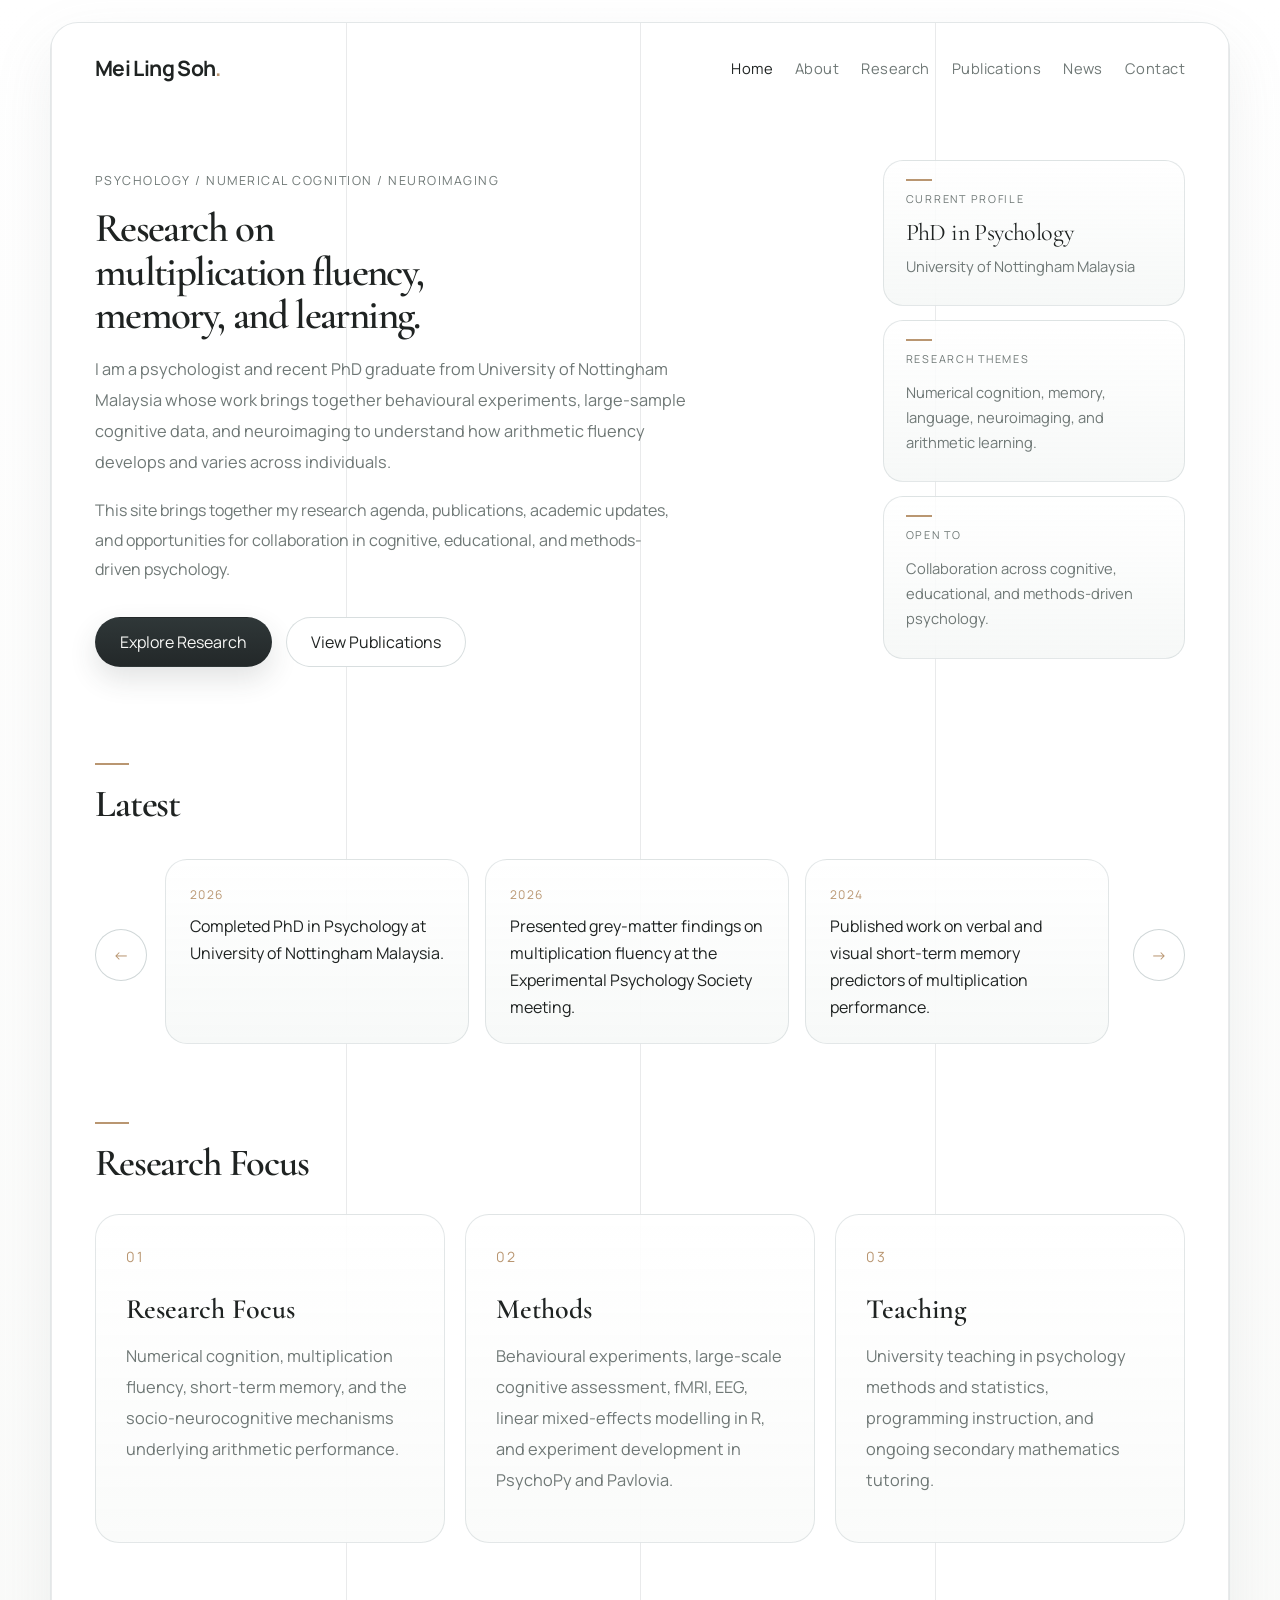
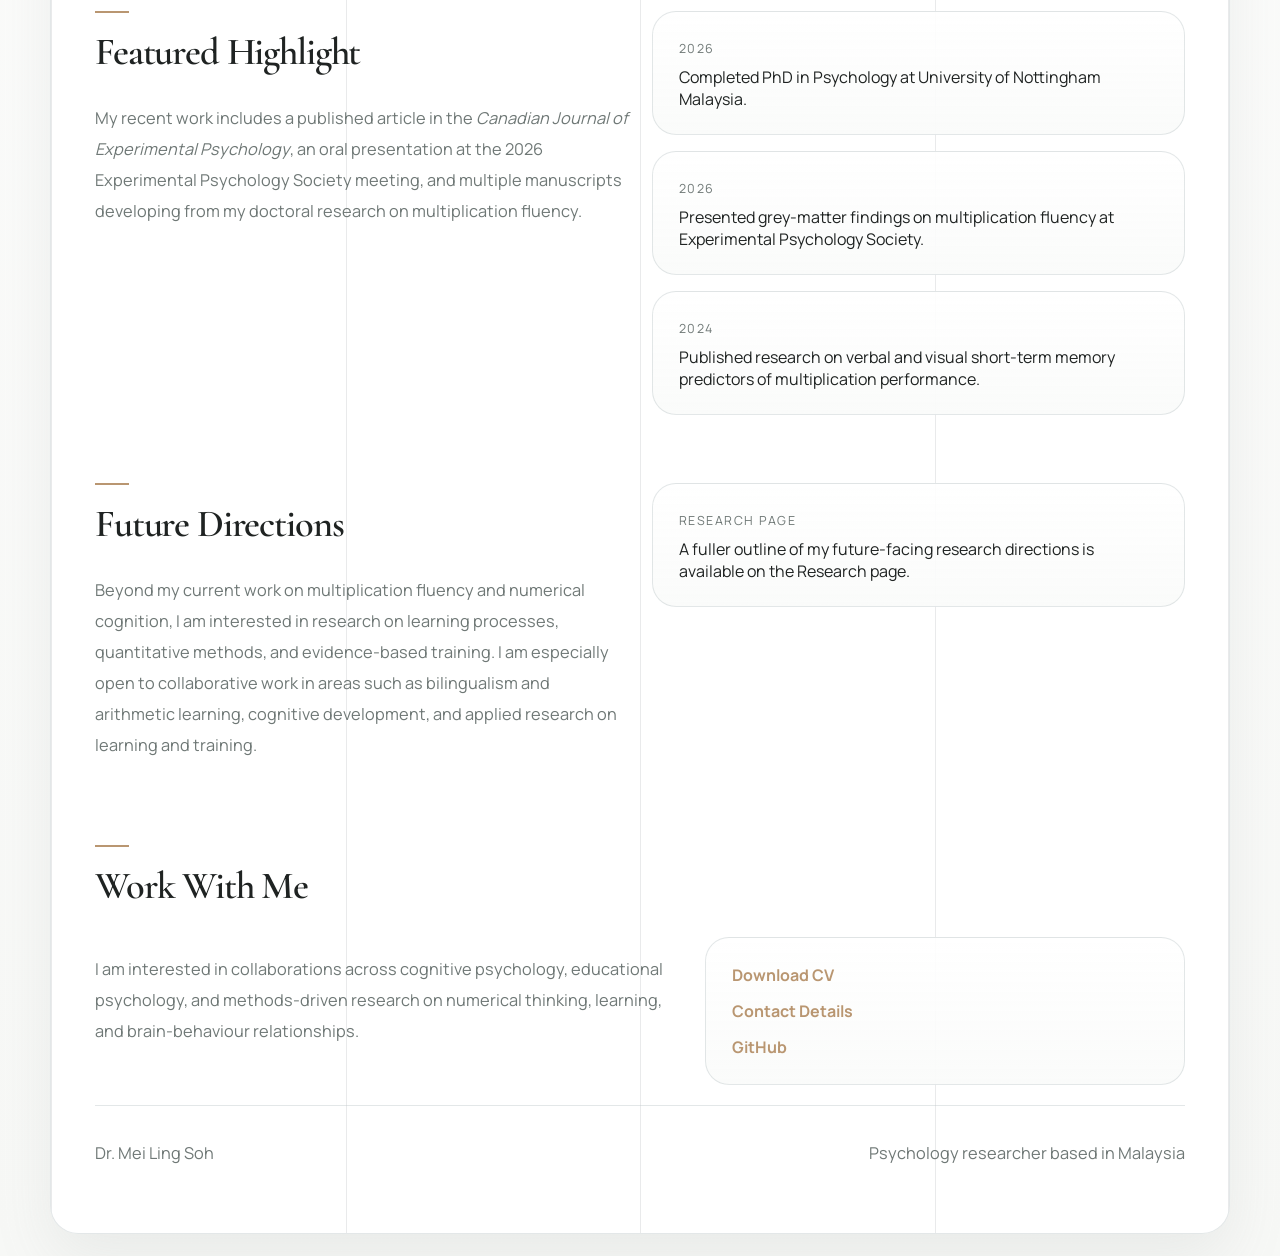
<file: index.html>
<!DOCTYPE html>
<html lang="en">
  <head>
    <meta charset="UTF-8" />
    <meta name="viewport" content="width=device-width, initial-scale=1.0" />
    <title>Dr. Mei Ling Soh | Researcher</title>
    <meta
      name="description"
      content="Academic website for Dr. Mei Ling Soh, psychologist and researcher in numerical cognition, memory, and neurocognitive mechanisms of multiplication fluency."
    />
    <link rel="preconnect" href="https://fonts.googleapis.com" />
    <link rel="preconnect" href="https://fonts.gstatic.com" crossorigin />
    <link
      href="https://fonts.googleapis.com/css2?family=Cormorant+Garamond:wght@400;500;600;700&family=Manrope:wght@400;500;600;700&display=swap"
      rel="stylesheet"
    />
    <link rel="stylesheet" href="styles.css" />
    <!-- Google tag (gtag.js) -->
<script async src="https://www.googletagmanager.com/gtag/js?id=G-ZPG5RMJ80Q"></script>
<script>
  window.dataLayer = window.dataLayer || [];
  function gtag(){dataLayer.push(arguments);}
  gtag('js', new Date());

  gtag('config', 'G-ZPG5RMJ80Q');
</script>
  </head>
  <body>
    <div class="page-shell">
      <div class="grid-lines" aria-hidden="true">
        <span></span>
        <span></span>
        <span></span>
        <span></span>
      </div>

      <header class="site-header">
        <a class="brand" href="index.html">Mei Ling Soh</a>
        <button
          class="menu-toggle"
          type="button"
          aria-expanded="false"
          aria-controls="site-nav"
          aria-label="Open navigation"
        >
          <span></span>
          <span></span>
          <span></span>
        </button>
        <nav class="site-nav" id="site-nav">
          <a href="index.html" aria-current="page">Home</a>
          <a href="about.html">About</a>
          <a href="research.html">Research</a>
          <a href="publications.html">Publications</a>
          <a href="news.html">News</a>
          <a href="contact.html">Contact</a>
        </nav>
      </header>

      <main>
        <section class="hero hero-home hero-single">
          <div class="hero-copy hero-copy-single">
            <p class="eyebrow">Psychology / Numerical Cognition / Neuroimaging</p>
            <h1>Research on multiplication fluency,<br class="hero-break" /> memory, and learning.</h1>
            <p class="lead">
              I am a psychologist and recent PhD graduate from University of Nottingham Malaysia whose work brings together behavioural experiments,
              large-sample cognitive data, and neuroimaging to understand how arithmetic fluency develops and varies
              across individuals.
            </p>
            <p class="hero-supporting-copy">
              This site brings together my research agenda, publications, academic updates, and opportunities for
              collaboration in cognitive, educational, and methods-driven psychology.
            </p>
            <div class="hero-actions">
              <a class="button primary" href="research.html">Explore Research</a>
              <a class="button secondary" href="publications.html">View Publications</a>
            </div>
          </div>
          <aside class="hero-aside">
            <div class="hero-aside-card">
              <p class="hero-aside-label">Current Profile</p>
              <p class="hero-aside-value">PhD in Psychology</p>
              <p class="hero-aside-copy">University of Nottingham Malaysia</p>
            </div>
            <div class="hero-aside-card">
              <p class="hero-aside-label">Research Themes</p>
              <p class="hero-aside-copy">Numerical cognition, memory, language, neuroimaging, and arithmetic learning.</p>
            </div>
            <div class="hero-aside-card">
              <p class="hero-aside-label">Open To</p>
              <p class="hero-aside-copy">Collaboration across cognitive, educational, and methods-driven psychology.</p>
            </div>
          </aside>
        </section>

        <section class="updates-banner section">
          <div class="section-heading banner-heading">
            <div class="accent-line"></div>
            <h2>Latest</h2>
          </div>
          <div class="updates-shell">
            <button class="slider-button updates-button" id="updates-prev" type="button" aria-label="Scroll updates left">
              &larr;
            </button>
            <div class="updates-track" id="updates-track" tabindex="0" aria-label="Latest academic updates">
              <article class="update-chip">
                <span>2026</span>
                <p>Completed PhD in Psychology at University of Nottingham Malaysia.</p>
              </article>
              <article class="update-chip">
                <span>2026</span>
                <p>Presented grey-matter findings on multiplication fluency at the Experimental Psychology Society meeting.</p>
              </article>
              <article class="update-chip">
                <span>2024</span>
                <p>Published work on verbal and visual short-term memory predictors of multiplication performance.</p>
              </article>
            </div>
            <button class="slider-button updates-button" id="updates-next" type="button" aria-label="Scroll updates right">
              &rarr;
            </button>
          </div>
        </section>

        <section class="section">
          <div class="section-heading">
            <div class="accent-line"></div>
            <h2>Research Focus</h2>
          </div>
          <div class="card-grid">
            <article class="info-card">
              <span class="card-number">01</span>
              <h3>Research Focus</h3>
              <p>
                Numerical cognition, multiplication fluency, short-term memory, and the socio-neurocognitive
                mechanisms underlying arithmetic performance.
              </p>
            </article>
            <article class="info-card">
              <span class="card-number">02</span>
              <h3>Methods</h3>
              <p>
                Behavioural experiments, large-scale cognitive assessment, fMRI, EEG, linear mixed-effects
                modelling in R, and experiment development in PsychoPy and Pavlovia.
              </p>
            </article>
            <article class="info-card">
              <span class="card-number">03</span>
              <h3>Teaching</h3>
              <p>
                University teaching in psychology methods and statistics, programming instruction, and ongoing
                secondary mathematics tutoring.
              </p>
            </article>
          </div>
        </section>

        <section class="section split-section">
          <div>
            <div class="section-heading">
              <div class="accent-line"></div>
              <h2>Featured Highlight</h2>
            </div>
            <p class="section-copy">
              My recent work includes a published article in the <em>Canadian Journal of Experimental Psychology</em>,
              an oral presentation at the 2026 Experimental Psychology Society meeting, and multiple manuscripts
              developing from my doctoral research on multiplication fluency.
            </p>
          </div>
          <div class="mini-list">
            <div class="mini-item">
              <span>2026</span>
              <p>Completed PhD in Psychology at University of Nottingham Malaysia.</p>
            </div>
            <div class="mini-item">
              <span>2026</span>
              <p>Presented grey-matter findings on multiplication fluency at Experimental Psychology Society.</p>
            </div>
            <div class="mini-item">
              <span>2024</span>
              <p>Published research on verbal and visual short-term memory predictors of multiplication performance.</p>
            </div>
          </div>
        </section>

        <section class="section split-section">
          <div>
            <div class="section-heading">
              <div class="accent-line"></div>
              <h2>Future Directions</h2>
            </div>
            <p class="section-copy">
              Beyond my current work on multiplication fluency and numerical cognition, I am interested in research
              on learning processes, quantitative methods, and evidence-based training. I am especially open to
              collaborative work in areas such as bilingualism and arithmetic learning, cognitive development,
              and applied research on learning and training.
            </p>
          </div>
          <div class="mini-list">
            <div class="mini-item">
              <span>Research Page</span>
              <p>
                A fuller outline of my future-facing research directions is available on the
                <a href="research.html">Research page</a>.
              </p>
            </div>
          </div>
        </section>

        <section class="section contact-section">
          <div class="section-heading">
            <div class="accent-line"></div>
            <h2>Work With Me</h2>
          </div>
          <div class="contact-grid">
            <p>
              I am interested in collaborations across cognitive psychology, educational psychology, and methods-driven
              research on numerical thinking, learning, and brain-behaviour relationships.
            </p>
            <div class="contact-links">
              <a href="about.html">Download CV</a>
              <a href="contact.html">Contact Details</a>
              <a href="https://github.com/sohmeiling" target="_blank" rel="noreferrer">GitHub</a>
            </div>
          </div>
        </section>
      </main>

      <footer class="site-footer">
        <p>Dr. Mei Ling Soh</p>
        <p>Psychology researcher based in Malaysia</p>
      </footer>
    </div>

    <script src="script.js"></script>
  </body>
</html>
</file>
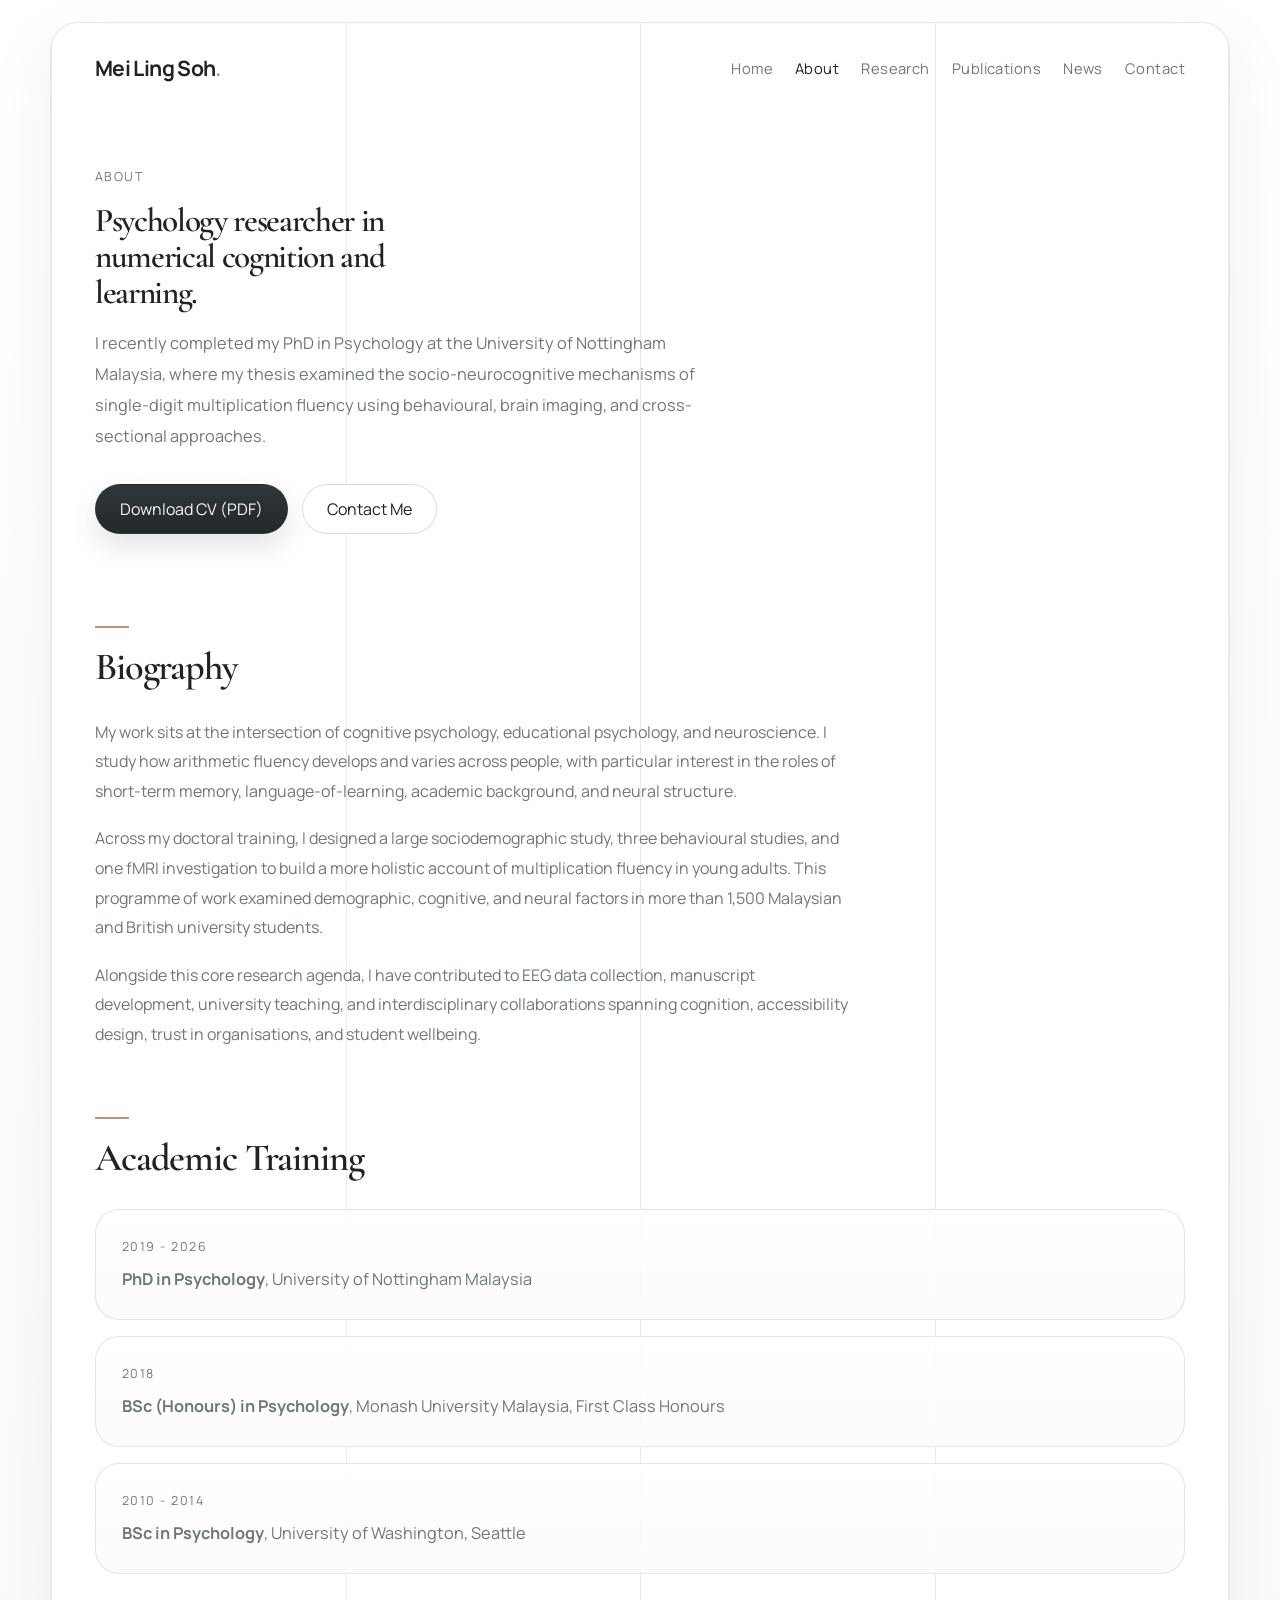
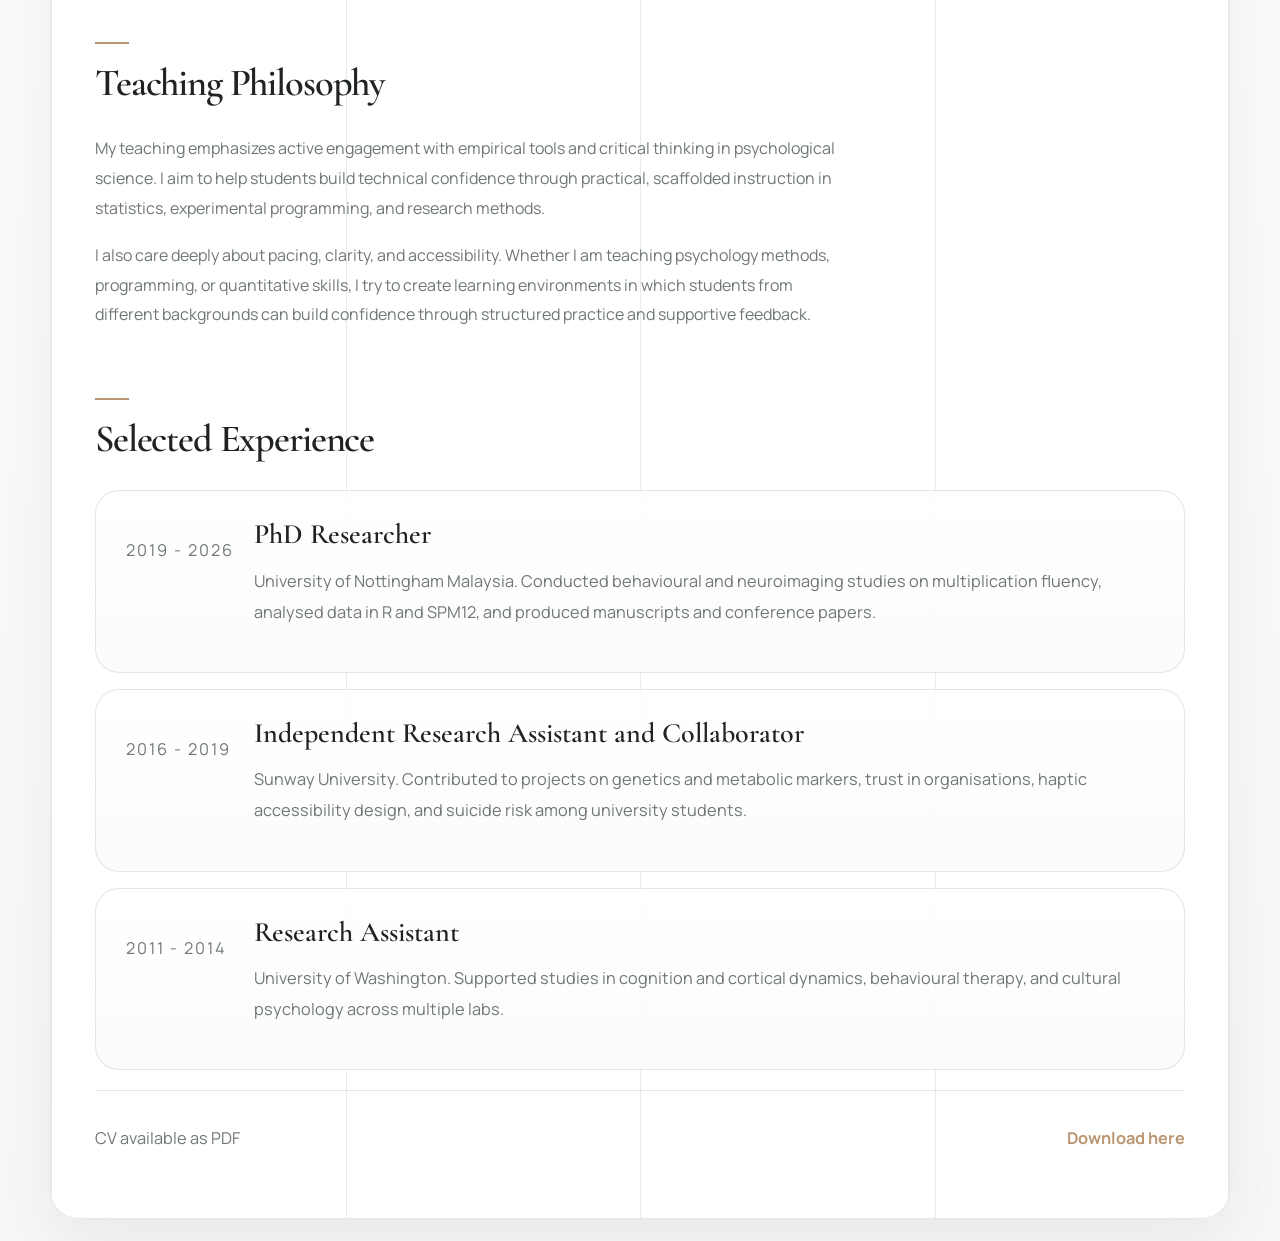
<file: about.html>
<!DOCTYPE html>
<html lang="en">
  <head>
    <meta charset="UTF-8" />
    <meta name="viewport" content="width=device-width, initial-scale=1.0" />
    <title>About | Dr. Mei Ling Soh</title>
    <meta
      name="description"
      content="About Mei Ling Soh, including my academic training, research background, teaching philosophy, and CV download."
    />
    <link rel="preconnect" href="https://fonts.googleapis.com" />
    <link rel="preconnect" href="https://fonts.gstatic.com" crossorigin />
    <link
      href="https://fonts.googleapis.com/css2?family=Cormorant+Garamond:wght@400;500;600;700&family=Manrope:wght@400;500;600;700&display=swap"
      rel="stylesheet"
    />
    <link rel="stylesheet" href="styles.css" />
    <!-- Google tag (gtag.js) -->
<script async src="https://www.googletagmanager.com/gtag/js?id=G-ZPG5RMJ80Q"></script>
<script>
  window.dataLayer = window.dataLayer || [];
  function gtag(){dataLayer.push(arguments);}
  gtag('js', new Date());

  gtag('config', 'G-ZPG5RMJ80Q');
</script>
  </head>
  <body>
    <div class="page-shell">
      <div class="grid-lines" aria-hidden="true">
        <span></span>
        <span></span>
        <span></span>
        <span></span>
      </div>

      <header class="site-header">
        <a class="brand" href="index.html">Mei Ling Soh</a>
        <button class="menu-toggle" type="button" aria-expanded="false" aria-controls="site-nav" aria-label="Open navigation">
          <span></span>
          <span></span>
          <span></span>
        </button>
        <nav class="site-nav" id="site-nav">
          <a href="index.html">Home</a>
          <a href="about.html" aria-current="page">About</a>
          <a href="research.html">Research</a>
          <a href="publications.html">Publications</a>
          <a href="news.html">News</a>
          <a href="contact.html">Contact</a>
        </nav>
      </header>

      <main>
        <section class="page-hero page-hero-compact">
          <p class="eyebrow">About</p>
          <h1>Psychology researcher in<br class="hero-break" /> numerical cognition and learning.</h1>
          <p class="lead">
            I recently completed my PhD in Psychology at the University of Nottingham Malaysia, where my thesis
            examined the socio-neurocognitive mechanisms of single-digit multiplication fluency using behavioural,
            brain imaging, and cross-sectional approaches.
          </p>
          <div class="hero-actions">
            <a class="button primary" href="mei-ling-soh-cv.pdf" download>Download CV (PDF)</a>
            <a class="button secondary" href="contact.html">Contact Me</a>
          </div>
        </section>

        <section class="section">
          <div class="section-heading">
            <div class="accent-line"></div>
            <h2>Biography</h2>
          </div>
          <div class="narrative-block">
            <p>
              My work sits at the intersection of cognitive psychology, educational psychology, and neuroscience.
              I study how arithmetic fluency develops and varies across people, with particular interest in the
              roles of short-term memory, language-of-learning, academic background, and neural structure.
            </p>
            <p>
              Across my doctoral training, I designed a large sociodemographic study, three behavioural studies,
              and one fMRI investigation to build a more holistic account of multiplication fluency in young adults.
              This programme of work examined demographic, cognitive, and neural factors in more than 1,500 Malaysian
              and British university students.
            </p>
            <p>
              Alongside this core research agenda, I have contributed to EEG data collection, manuscript development,
              university teaching, and interdisciplinary collaborations spanning cognition, accessibility design,
              trust in organisations, and student wellbeing.
            </p>
          </div>
        </section>

        <section class="section">
          <div class="section-heading">
            <div class="accent-line"></div>
            <h2>Academic Training</h2>
          </div>
          <div class="timeline narrative-list">
            <div class="timeline-item">
              <span>2019 - 2026</span>
              <p><strong>PhD in Psychology</strong>, University of Nottingham Malaysia</p>
            </div>
            <div class="timeline-item">
              <span>2018</span>
              <p><strong>BSc (Honours) in Psychology</strong>, Monash University Malaysia, First Class Honours</p>
            </div>
            <div class="timeline-item">
              <span>2010 - 2014</span>
              <p><strong>BSc in Psychology</strong>, University of Washington, Seattle</p>
            </div>
          </div>
        </section>

        <section class="section">
          <div class="section-heading">
            <div class="accent-line"></div>
            <h2>Teaching Philosophy</h2>
          </div>
          <div class="narrative-block">
            <p>
              My teaching emphasizes active engagement with empirical tools and critical thinking in psychological
              science. I aim to help students build technical confidence through practical, scaffolded instruction
              in statistics, experimental programming, and research methods.
            </p>
            <p>
              I also care deeply about pacing, clarity, and accessibility. Whether I am teaching psychology methods,
              programming, or quantitative skills, I try to create learning environments in which students from
              different backgrounds can build confidence through structured practice and supportive feedback.
            </p>
          </div>
        </section>

        <section class="section">
          <div class="section-heading">
            <div class="accent-line"></div>
            <h2>Selected Experience</h2>
          </div>
          <div class="publication-list">
            <article class="publication-item">
              <p class="publication-year">2019 - 2026</p>
              <div>
                <h3>PhD Researcher</h3>
                <p>
                  University of Nottingham Malaysia. Conducted behavioural and neuroimaging studies on multiplication
                  fluency, analysed data in R and SPM12, and produced manuscripts and conference papers.
                </p>
              </div>
            </article>
            <article class="publication-item">
              <p class="publication-year">2016 - 2019</p>
              <div>
                <h3>Independent Research Assistant and Collaborator</h3>
                <p>
                  Sunway University. Contributed to projects on genetics and metabolic markers, trust in organisations,
                  haptic accessibility design, and suicide risk among university students.
                </p>
              </div>
            </article>
            <article class="publication-item">
              <p class="publication-year">2011 - 2014</p>
              <div>
                <h3>Research Assistant</h3>
                <p>
                  University of Washington. Supported studies in cognition and cortical dynamics, behavioural therapy,
                  and cultural psychology across multiple labs.
                </p>
              </div>
            </article>
          </div>
        </section>
      </main>

      <footer class="site-footer">
        <p>CV available as PDF</p>
        <p><a href="mei-ling-soh-cv.pdf" download>Download here</a></p>
      </footer>
    </div>

    <script src="script.js"></script>
  </body>
</html>
</file>
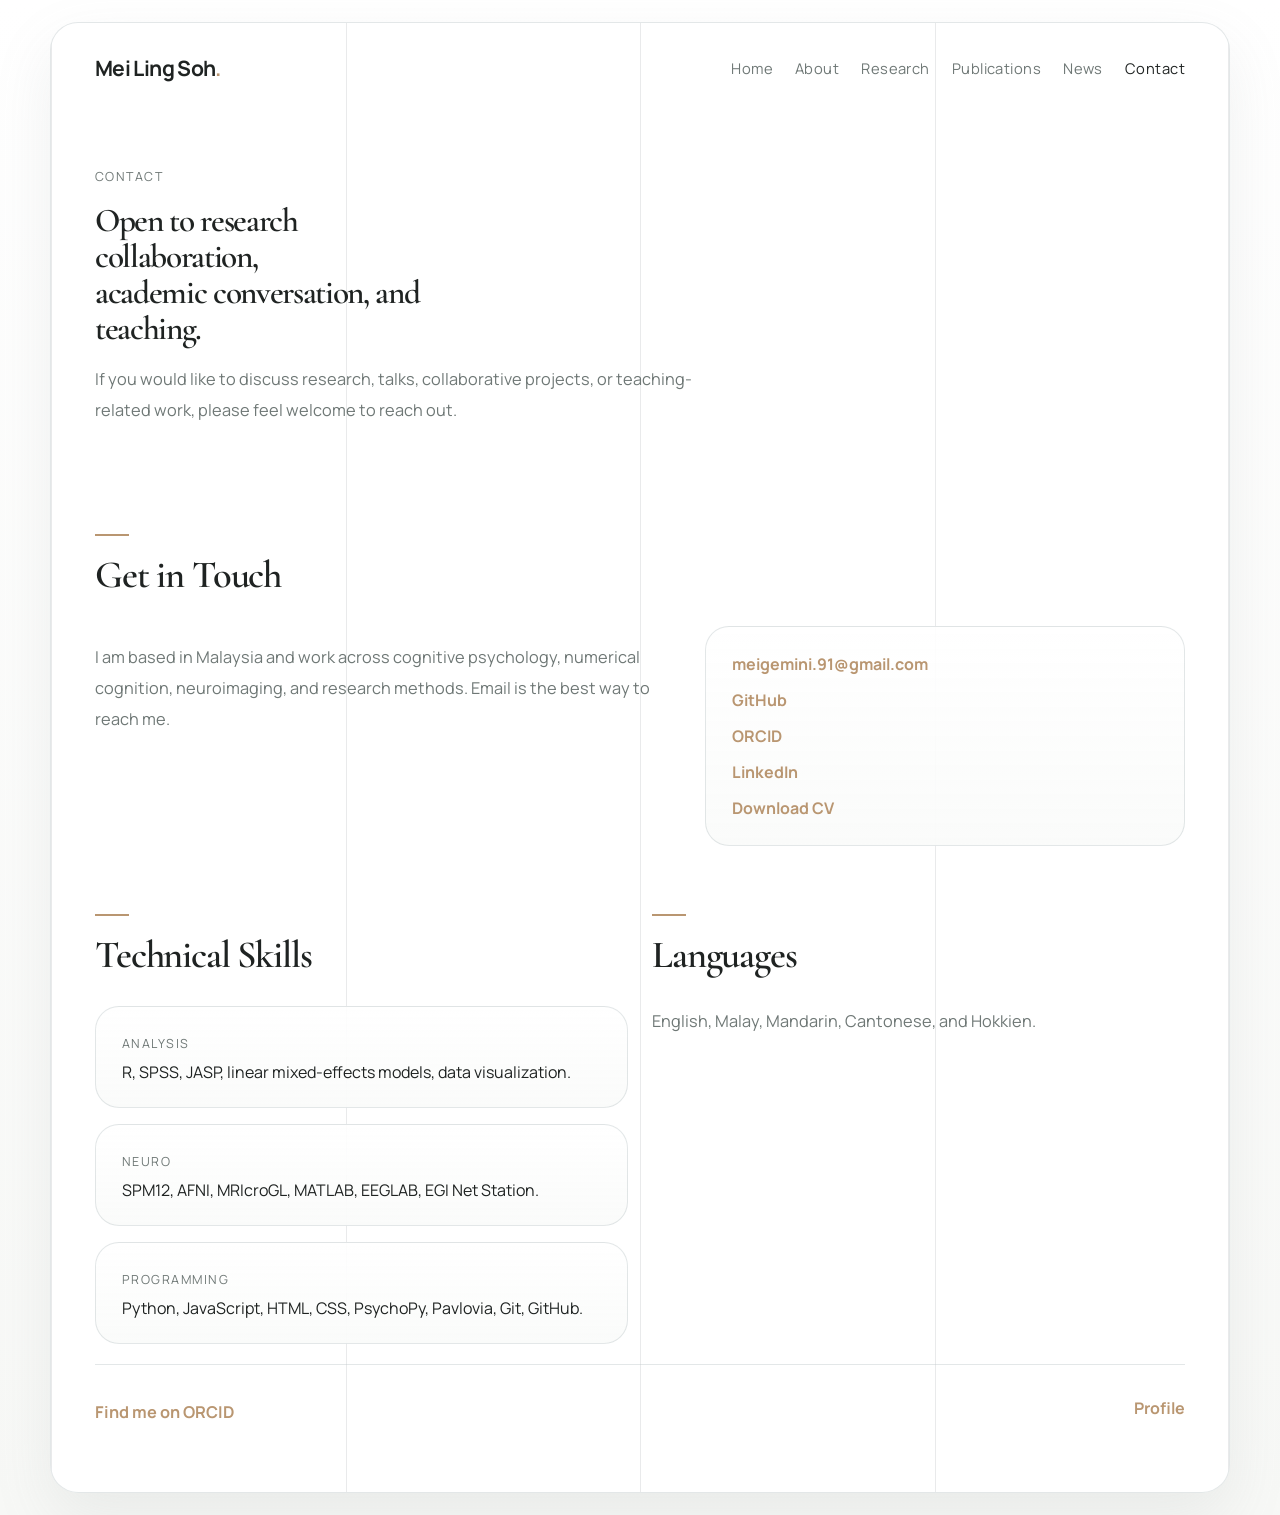
<file: contact.html>
<!DOCTYPE html>
<html lang="en">
  <head>
    <meta charset="UTF-8" />
    <meta name="viewport" content="width=device-width, initial-scale=1.0" />
    <title>Contact | Dr. Mei Ling Soh</title>
    <meta
      name="description"
      content="Contact details and online profiles for Dr. Mei Ling Soh."
    />
    <link rel="preconnect" href="https://fonts.googleapis.com" />
    <link rel="preconnect" href="https://fonts.gstatic.com" crossorigin />
    <link
      href="https://fonts.googleapis.com/css2?family=Cormorant+Garamond:wght@400;500;600;700&family=Manrope:wght@400;500;600;700&display=swap"
      rel="stylesheet"
    />
    <link rel="stylesheet" href="styles.css" />
    <!-- Google tag (gtag.js) -->
<script async src="https://www.googletagmanager.com/gtag/js?id=G-ZPG5RMJ80Q"></script>
<script>
  window.dataLayer = window.dataLayer || [];
  function gtag(){dataLayer.push(arguments);}
  gtag('js', new Date());

  gtag('config', 'G-ZPG5RMJ80Q');
</script>
  </head>
  <body>
    <div class="page-shell">
      <div class="grid-lines" aria-hidden="true">
        <span></span>
        <span></span>
        <span></span>
        <span></span>
      </div>

      <header class="site-header">
        <a class="brand" href="index.html">Mei Ling Soh</a>
        <button class="menu-toggle" type="button" aria-expanded="false" aria-controls="site-nav" aria-label="Open navigation">
          <span></span>
          <span></span>
          <span></span>
        </button>
        <nav class="site-nav" id="site-nav">
          <a href="index.html">Home</a>
          <a href="about.html">About</a>
          <a href="research.html">Research</a>
          <a href="publications.html">Publications</a>
          <a href="news.html">News</a>
          <a href="contact.html" aria-current="page">Contact</a>
        </nav>
      </header>

      <main>
        <section class="page-hero page-hero-compact">
          <p class="eyebrow">Contact</p>
          <h1>Open to research collaboration,<br class="hero-break" /> academic conversation, and teaching.</h1>
          <p class="lead">
            If you would like to discuss research, talks, collaborative projects, or teaching-related work,
            please feel welcome to reach out.
          </p>
        </section>

        <section class="section">
          <div class="section-heading">
            <div class="accent-line"></div>
            <h2>Get in Touch</h2>
          </div>
          <div class="contact-grid">
            <p>
              I am based in Malaysia and work across cognitive psychology, numerical cognition, neuroimaging,
              and research methods. Email is the best way to reach me.
            </p>
            <div class="contact-links">
              <a href="mailto:meigemini.91@gmail.com">meigemini.91@gmail.com</a>
              <a href="https://github.com/sohmeiling" target="_blank" rel="noreferrer">GitHub</a>
              <a href="https://orcid.org/0000-0001-5132-3676" target="_blank" rel="noreferrer">ORCID</a>
              <a href="https://www.linkedin.com/in/mei-ling-soh-3a2a21ab/" target="_blank" rel="noreferrer">LinkedIn</a>
              <a href="mei-ling-soh-cv.pdf" download>Download CV</a>
            </div>
          </div>
        </section>

        <section class="section split-section">
          <div>
            <div class="section-heading">
              <div class="accent-line"></div>
              <h2>Technical Skills</h2>
            </div>
            <div class="mini-list">
              <div class="mini-item">
                <span>Analysis</span>
                <p>R, SPSS, JASP, linear mixed-effects models, data visualization.</p>
              </div>
              <div class="mini-item">
                <span>Neuro</span>
                <p>SPM12, AFNI, MRIcroGL, MATLAB, EEGLAB, EGI Net Station.</p>
              </div>
              <div class="mini-item">
                <span>Programming</span>
                <p>Python, JavaScript, HTML, CSS, PsychoPy, Pavlovia, Git, GitHub.</p>
              </div>
            </div>
          </div>
          <div>
            <div class="section-heading">
              <div class="accent-line"></div>
              <h2>Languages</h2>
            </div>
            <p class="section-copy">
              English, Malay, Mandarin, Cantonese, and Hokkien.
            </p>
          </div>
        </section>
      </main>

      <footer class="site-footer">
        <p><a href="https://orcid.org/0000-0001-5132-3676" target="_blank" rel="noreferrer">Find me on ORCID</a></p>
        <a href="https://sohmeiling.github.io/" target="_blank" rel="noreferrer">Profile</a>
      </footer>
    </div>

    <script src="script.js"></script>
  </body>
</html>
</file>
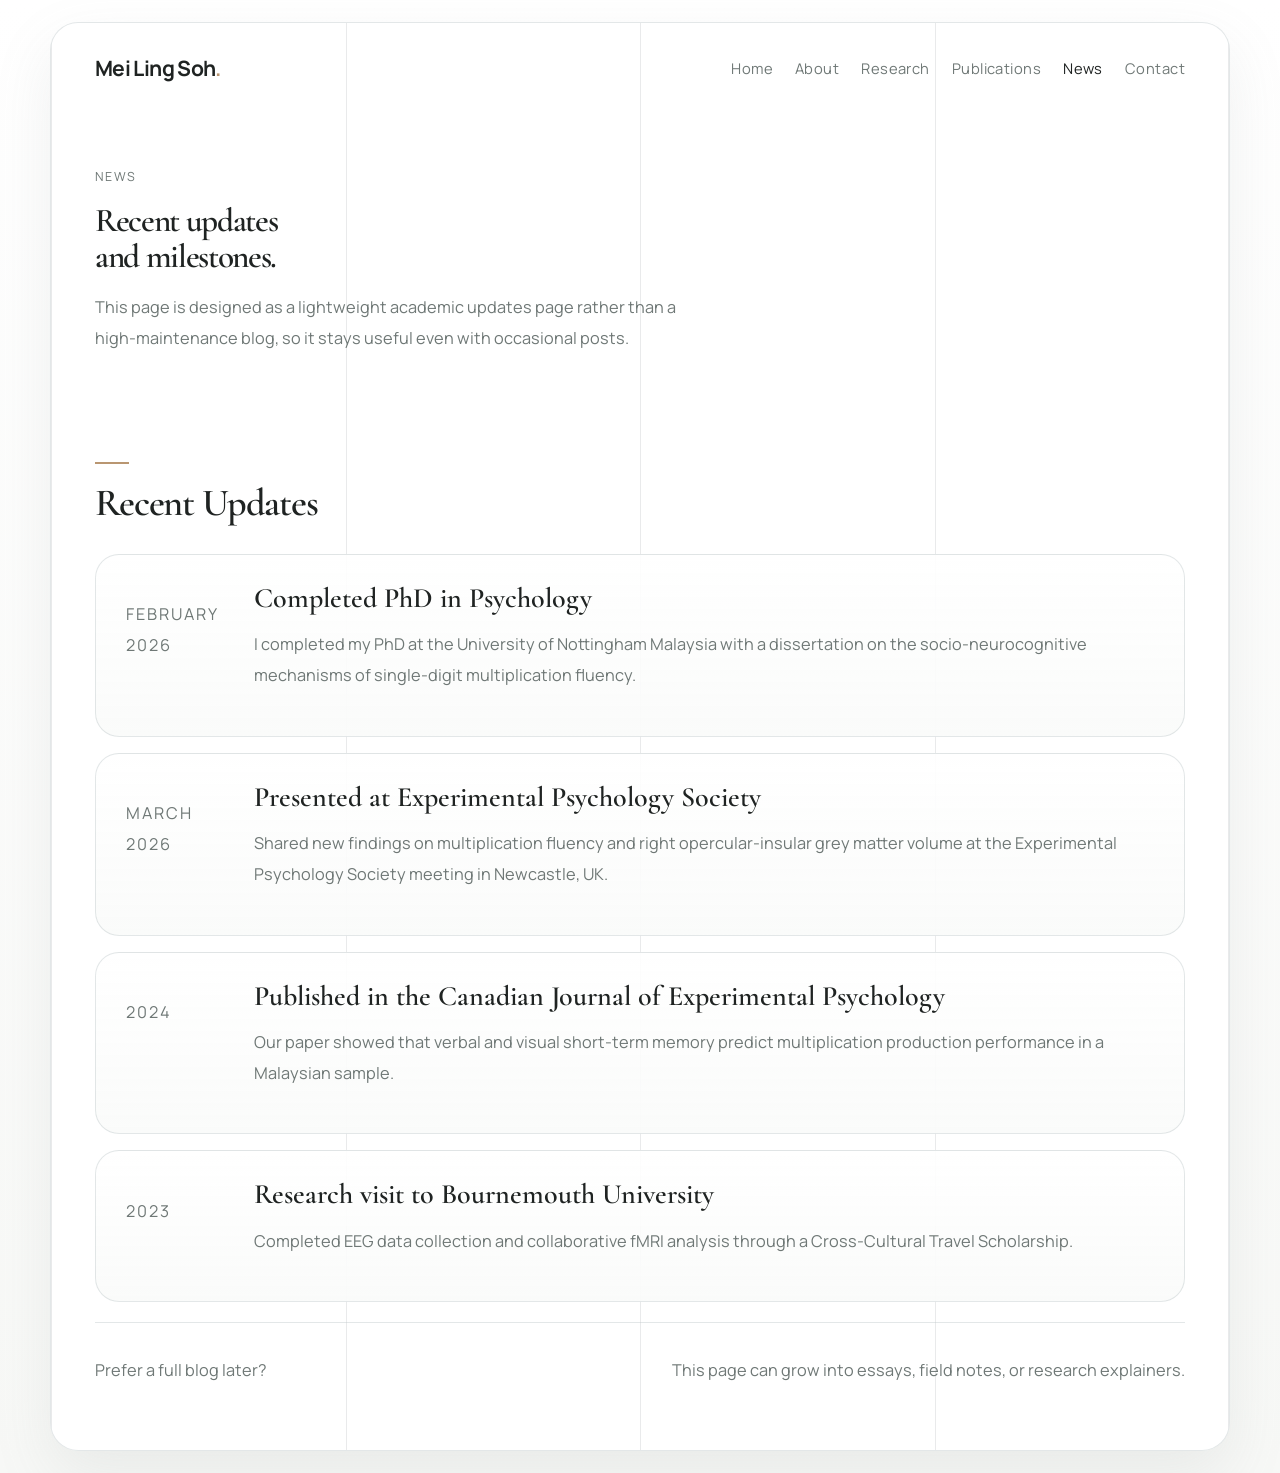
<file: news.html>
<!DOCTYPE html>
<html lang="en">
  <head>
    <meta charset="UTF-8" />
    <meta name="viewport" content="width=device-width, initial-scale=1.0" />
    <title>News | Dr. Mei Ling Soh</title>
    <meta
      name="description"
      content="News and academic updates from Dr. Mei Ling Soh."
    />
    <link rel="preconnect" href="https://fonts.googleapis.com" />
    <link rel="preconnect" href="https://fonts.gstatic.com" crossorigin />
    <link
      href="https://fonts.googleapis.com/css2?family=Cormorant+Garamond:wght@400;500;600;700&family=Manrope:wght@400;500;600;700&display=swap"
      rel="stylesheet"
    />
    <link rel="stylesheet" href="styles.css" />
    <!-- Google tag (gtag.js) -->
<script async src="https://www.googletagmanager.com/gtag/js?id=G-ZPG5RMJ80Q"></script>
<script>
  window.dataLayer = window.dataLayer || [];
  function gtag(){dataLayer.push(arguments);}
  gtag('js', new Date());

  gtag('config', 'G-ZPG5RMJ80Q');
</script>
  </head>
  <body>
    <div class="page-shell">
      <div class="grid-lines" aria-hidden="true">
        <span></span>
        <span></span>
        <span></span>
        <span></span>
      </div>

      <header class="site-header">
        <a class="brand" href="index.html">Mei Ling Soh</a>
        <button class="menu-toggle" type="button" aria-expanded="false" aria-controls="site-nav" aria-label="Open navigation">
          <span></span>
          <span></span>
          <span></span>
        </button>
        <nav class="site-nav" id="site-nav">
          <a href="index.html">Home</a>
          <a href="about.html">About</a>
          <a href="research.html">Research</a>
          <a href="publications.html">Publications</a>
          <a href="news.html" aria-current="page">News</a>
          <a href="contact.html">Contact</a>
        </nav>
      </header>

      <main>
        <section class="page-hero page-hero-compact">
          <p class="eyebrow">News</p>
          <h1>Recent updates<br class="hero-break" /> and milestones.</h1>
          <p class="lead">
            This page is designed as a lightweight academic updates page rather than a high-maintenance blog,
            so it stays useful even with occasional posts.
          </p>
        </section>

        <section class="section">
          <div class="section-heading">
            <div class="accent-line"></div>
            <h2>Recent Updates</h2>
          </div>
          <div class="publication-list">
            <article class="publication-item">
              <p class="publication-year">February 2026</p>
              <div>
                <h3>Completed PhD in Psychology</h3>
                <p>
                  I completed my PhD at the University of Nottingham Malaysia with a dissertation on the socio-neurocognitive
                  mechanisms of single-digit multiplication fluency.
                </p>
              </div>
            </article>
            <article class="publication-item">
              <p class="publication-year">March 2026</p>
              <div>
                <h3>Presented at Experimental Psychology Society</h3>
                <p>
                  Shared new findings on multiplication fluency and right opercular-insular grey matter volume at the
                  Experimental Psychology Society meeting in Newcastle, UK.
                </p>
              </div>
            </article>
            <article class="publication-item">
              <p class="publication-year">2024</p>
              <div>
                <h3>Published in the Canadian Journal of Experimental Psychology</h3>
                <p>
                  Our paper showed that verbal and visual short-term memory predict multiplication production performance
                  in a Malaysian sample.
                </p>
              </div>
            </article>
            <article class="publication-item">
              <p class="publication-year">2023</p>
              <div>
                <h3>Research visit to Bournemouth University</h3>
                <p>
                  Completed EEG data collection and collaborative fMRI analysis through a Cross-Cultural Travel Scholarship.
                </p>
              </div>
            </article>
          </div>
        </section>
      </main>

      <footer class="site-footer">
        <p>Prefer a full blog later?</p>
        <p>This page can grow into essays, field notes, or research explainers.</p>
      </footer>
    </div>

    <script src="script.js"></script>
  </body>
</html>
</file>
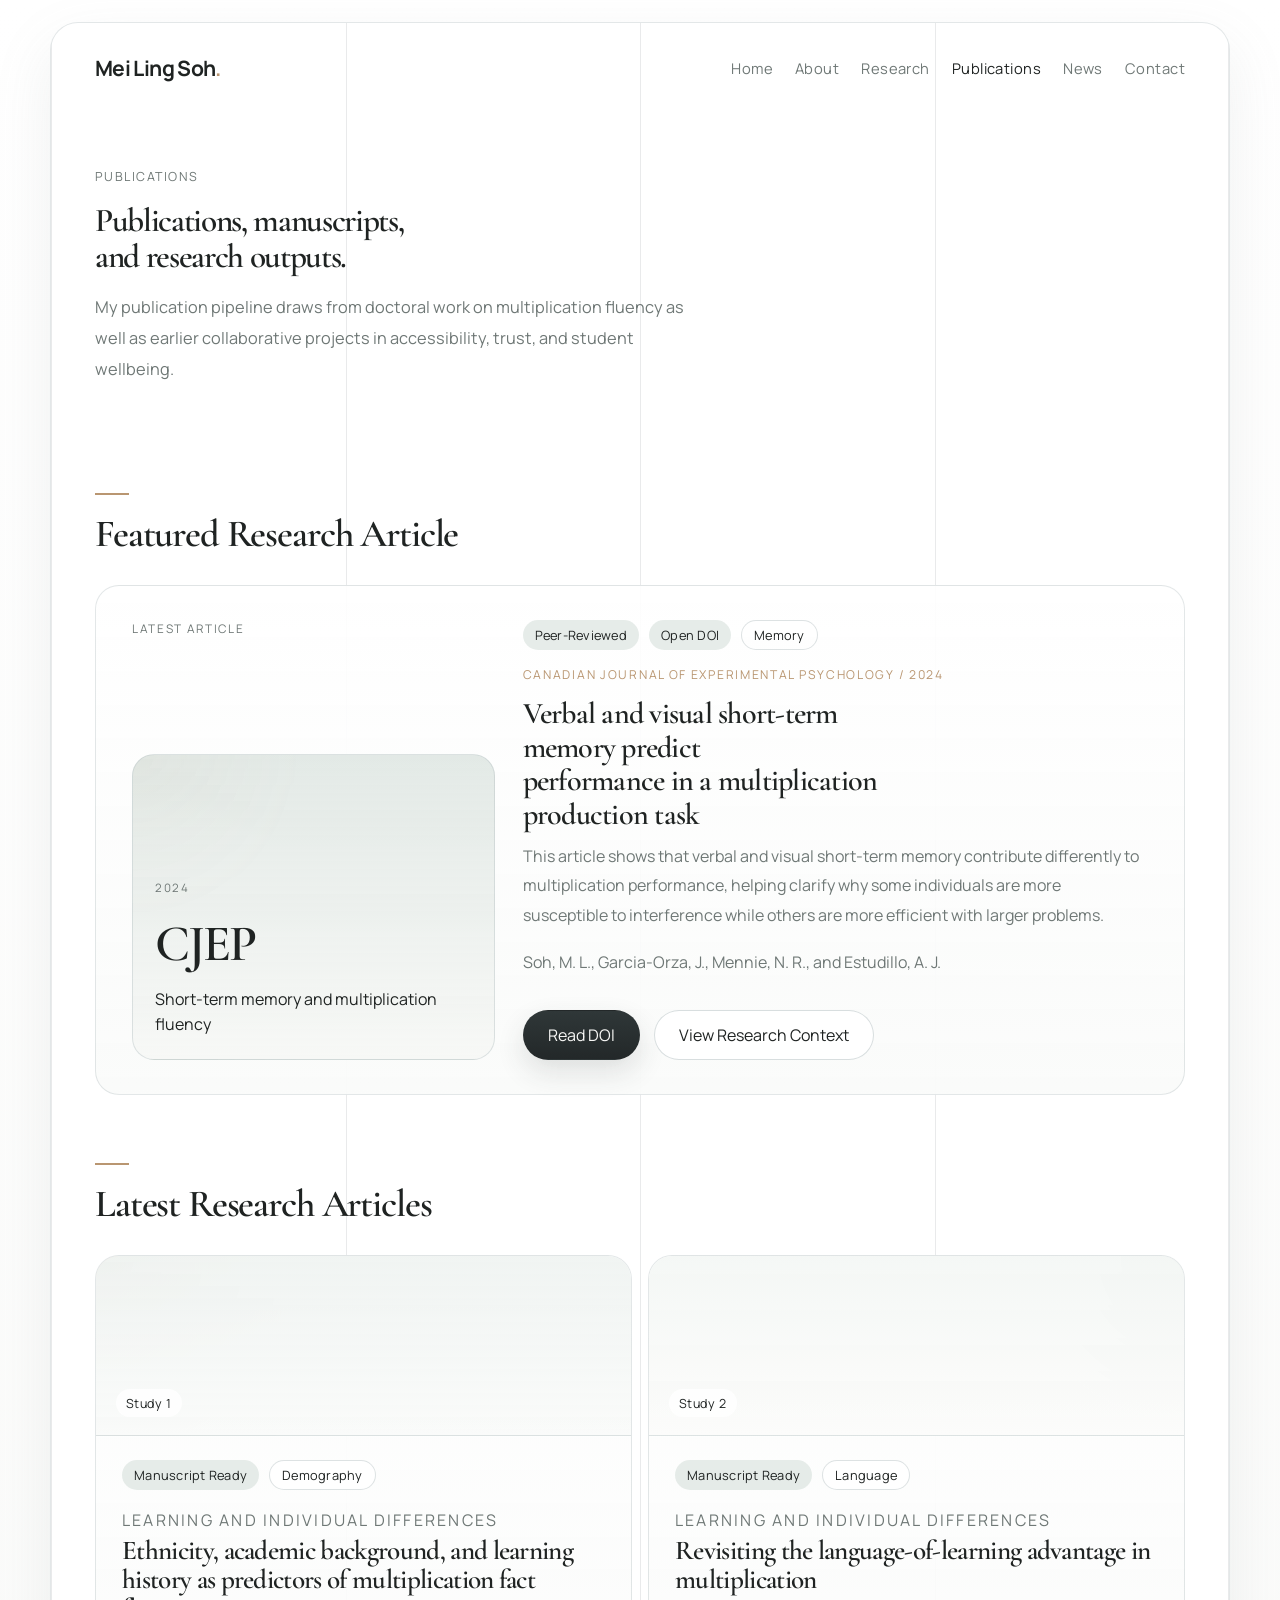
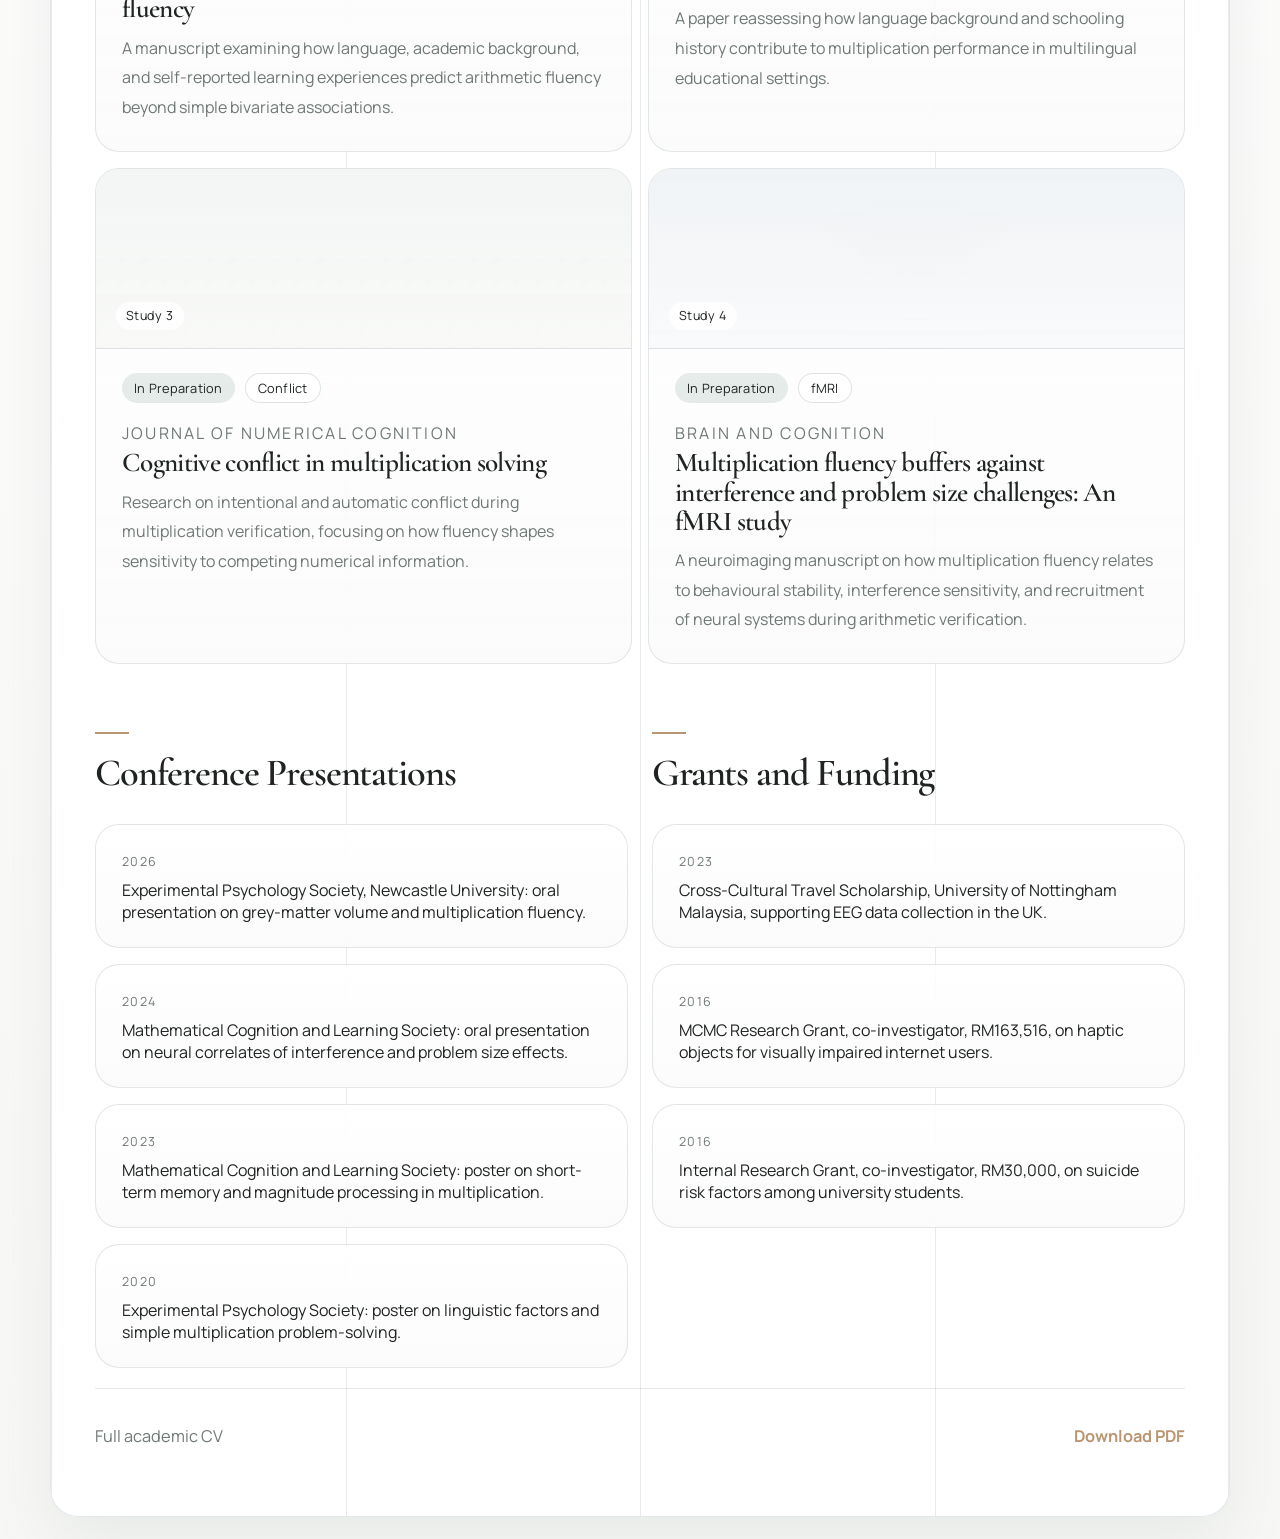
<file: publications.html>
<!DOCTYPE html>
<html lang="en">
  <head>
    <meta charset="UTF-8" />
    <meta name="viewport" content="width=device-width, initial-scale=1.0" />
    <title>Publications | Dr. Mei Ling Soh</title>
    <meta
      name="description"
      content="Publications, manuscripts, conference presentations, and grants for Dr. Mei Ling Soh."
    />
    <link rel="preconnect" href="https://fonts.googleapis.com" />
    <link rel="preconnect" href="https://fonts.gstatic.com" crossorigin />
    <link
      href="https://fonts.googleapis.com/css2?family=Cormorant+Garamond:wght@400;500;600;700&family=Manrope:wght@400;500;600;700&display=swap"
      rel="stylesheet"
    />
    <link rel="stylesheet" href="styles.css" />
    <!-- Google tag (gtag.js) -->
<script async src="https://www.googletagmanager.com/gtag/js?id=G-ZPG5RMJ80Q"></script>
<script>
  window.dataLayer = window.dataLayer || [];
  function gtag(){dataLayer.push(arguments);}
  gtag('js', new Date());

  gtag('config', 'G-ZPG5RMJ80Q');
</script>
  </head>
  <body>
    <div class="page-shell">
      <div class="grid-lines" aria-hidden="true">
        <span></span>
        <span></span>
        <span></span>
        <span></span>
      </div>

      <header class="site-header">
        <a class="brand" href="index.html">Mei Ling Soh</a>
        <button class="menu-toggle" type="button" aria-expanded="false" aria-controls="site-nav" aria-label="Open navigation">
          <span></span>
          <span></span>
          <span></span>
        </button>
        <nav class="site-nav" id="site-nav">
          <a href="index.html">Home</a>
          <a href="about.html">About</a>
          <a href="research.html">Research</a>
          <a href="publications.html" aria-current="page">Publications</a>
          <a href="news.html">News</a>
          <a href="contact.html">Contact</a>
        </nav>
      </header>

      <main>
        <section class="page-hero page-hero-compact">
          <p class="eyebrow">Publications</p>
          <h1>Publications, manuscripts,<br class="hero-break" /> and research outputs.</h1>
          <p class="lead">
            My publication pipeline draws from doctoral work on multiplication fluency as well as earlier collaborative
            projects in accessibility, trust, and student wellbeing.
          </p>
        </section>

        <section class="section">
          <div class="section-heading">
            <div class="accent-line"></div>
            <h2>Featured Research Article</h2>
          </div>
          <div class="feature-publication editorial-feature">
            <div class="feature-visual">
              <p class="feature-visual-kicker">Latest Article</p>
              <div class="feature-cover">
                <span>2024</span>
                <strong>CJEP</strong>
                <p>Short-term memory and multiplication fluency</p>
              </div>
            </div>
            <div class="feature-body">
              <div class="publication-tag-row">
                <span class="publication-tag">Peer-Reviewed</span>
                <span class="publication-tag">Open DOI</span>
                <span class="publication-tag publication-tag-muted">Memory</span>
              </div>
              <p class="feature-kicker">Canadian Journal of Experimental Psychology / 2024</p>
              <h2>Verbal and visual short-term memory predict<br class="hero-break" /> performance in a multiplication production task</h2>
              <p class="feature-summary">
                This article shows that verbal and visual short-term memory contribute differently to multiplication
                performance, helping clarify why some individuals are more susceptible to interference while others are
                more efficient with larger problems.
              </p>
              <p class="feature-meta">
                Soh, M. L., Garcia-Orza, J., Mennie, N. R., and Estudillo, A. J.
              </p>
              <div class="hero-actions">
                <a class="button primary" href="https://doi.org/10.1037/cep0000346" target="_blank" rel="noreferrer">Read DOI</a>
                <a class="button secondary" href="research.html">View Research Context</a>
              </div>
            </div>
          </div>
        </section>

        <section class="section">
          <div class="section-heading">
            <div class="accent-line"></div>
            <h2>Latest Research Articles</h2>
          </div>
          <div class="publication-feed">
            <article class="publication-card">
              <div class="publication-thumb publication-thumb-demographic">
                <span>Study 1</span>
              </div>
              <div class="publication-card-body">
                <div class="publication-tag-row">
                  <span class="publication-tag">Manuscript Ready</span>
                  <span class="publication-tag publication-tag-muted">Demography</span>
                </div>
                <p class="publication-card-meta">Learning and Individual Differences</p>
                <h3>Ethnicity, academic background, and learning history as predictors of multiplication fact fluency</h3>
                <p>
                  A manuscript examining how language, academic background, and self-reported learning experiences
                  predict arithmetic fluency beyond simple bivariate associations.
                </p>
              </div>
            </article>
            <article class="publication-card">
              <div class="publication-thumb publication-thumb-language">
                <span>Study 2</span>
              </div>
              <div class="publication-card-body">
                <div class="publication-tag-row">
                  <span class="publication-tag">Manuscript Ready</span>
                  <span class="publication-tag publication-tag-muted">Language</span>
                </div>
                <p class="publication-card-meta">Learning and Individual Differences</p>
                <h3>Revisiting the language-of-learning advantage in multiplication</h3>
                <p>
                  A paper reassessing how language background and schooling history contribute to multiplication
                  performance in multilingual educational settings.
                </p>
              </div>
            </article>
            <article class="publication-card">
              <div class="publication-thumb publication-thumb-conflict">
                <span>Study 3</span>
              </div>
              <div class="publication-card-body">
                <div class="publication-tag-row">
                  <span class="publication-tag">In Preparation</span>
                  <span class="publication-tag publication-tag-muted">Conflict</span>
                </div>
                <p class="publication-card-meta">Journal of Numerical Cognition</p>
                <h3>Cognitive conflict in multiplication solving</h3>
                <p>
                  Research on intentional and automatic conflict during multiplication verification, focusing on how
                  fluency shapes sensitivity to competing numerical information.
                </p>
              </div>
            </article>
            <article class="publication-card">
              <div class="publication-thumb publication-thumb-neuro">
                <span>Study 4</span>
              </div>
              <div class="publication-card-body">
                <div class="publication-tag-row">
                  <span class="publication-tag">In Preparation</span>
                  <span class="publication-tag publication-tag-muted">fMRI</span>
                </div>
                <p class="publication-card-meta">Brain and Cognition</p>
                <h3>Multiplication fluency buffers against interference and problem size challenges: An fMRI study</h3>
                <p>
                  A neuroimaging manuscript on how multiplication fluency relates to behavioural stability, interference
                  sensitivity, and recruitment of neural systems during arithmetic verification.
                </p>
              </div>
            </article>
          </div>
        </section>

        <section class="section editorial-columns">
          <div>
            <div class="section-heading">
              <div class="accent-line"></div>
              <h2>Conference Presentations</h2>
            </div>
            <div class="mini-list">
              <div class="mini-item">
                <span>2026</span>
                <p>Experimental Psychology Society, Newcastle University: oral presentation on grey-matter volume and multiplication fluency.</p>
              </div>
              <div class="mini-item">
                <span>2024</span>
                <p>Mathematical Cognition and Learning Society: oral presentation on neural correlates of interference and problem size effects.</p>
              </div>
              <div class="mini-item">
                <span>2023</span>
                <p>Mathematical Cognition and Learning Society: poster on short-term memory and magnitude processing in multiplication.</p>
              </div>
              <div class="mini-item">
                <span>2020</span>
                <p>Experimental Psychology Society: poster on linguistic factors and simple multiplication problem-solving.</p>
              </div>
            </div>
          </div>
          <div>
            <div class="section-heading">
              <div class="accent-line"></div>
              <h2>Grants and Funding</h2>
            </div>
            <div class="mini-list">
              <div class="mini-item">
                <span>2023</span>
                <p>Cross-Cultural Travel Scholarship, University of Nottingham Malaysia, supporting EEG data collection in the UK.</p>
              </div>
              <div class="mini-item">
                <span>2016</span>
                <p>MCMC Research Grant, co-investigator, RM163,516, on haptic objects for visually impaired internet users.</p>
              </div>
              <div class="mini-item">
                <span>2016</span>
                <p>Internal Research Grant, co-investigator, RM30,000, on suicide risk factors among university students.</p>
              </div>
            </div>
          </div>
        </section>
      </main>

      <footer class="site-footer">
        <p>Full academic CV</p>
        <p><a href="mei-ling-soh-cv.pdf" download>Download PDF</a></p>
      </footer>
    </div>

    <script src="script.js"></script>
  </body>
</html>
</file>
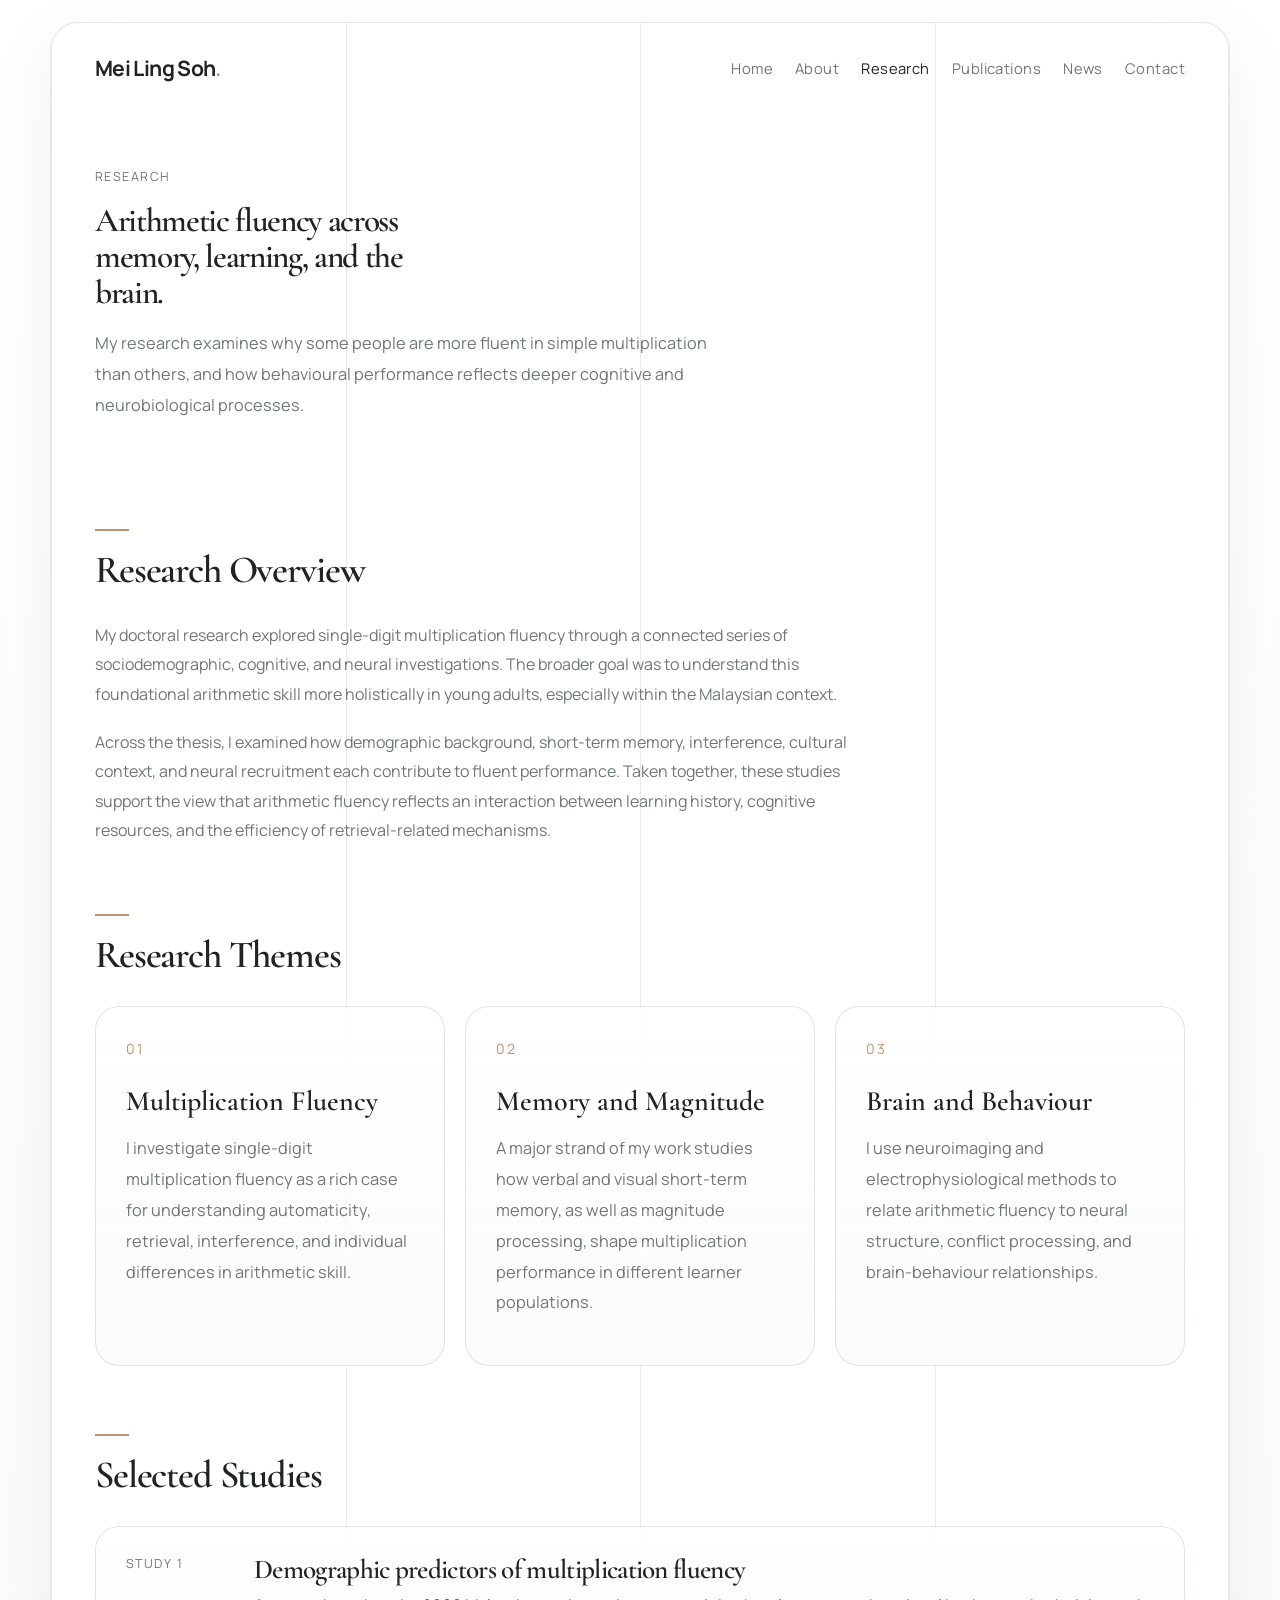
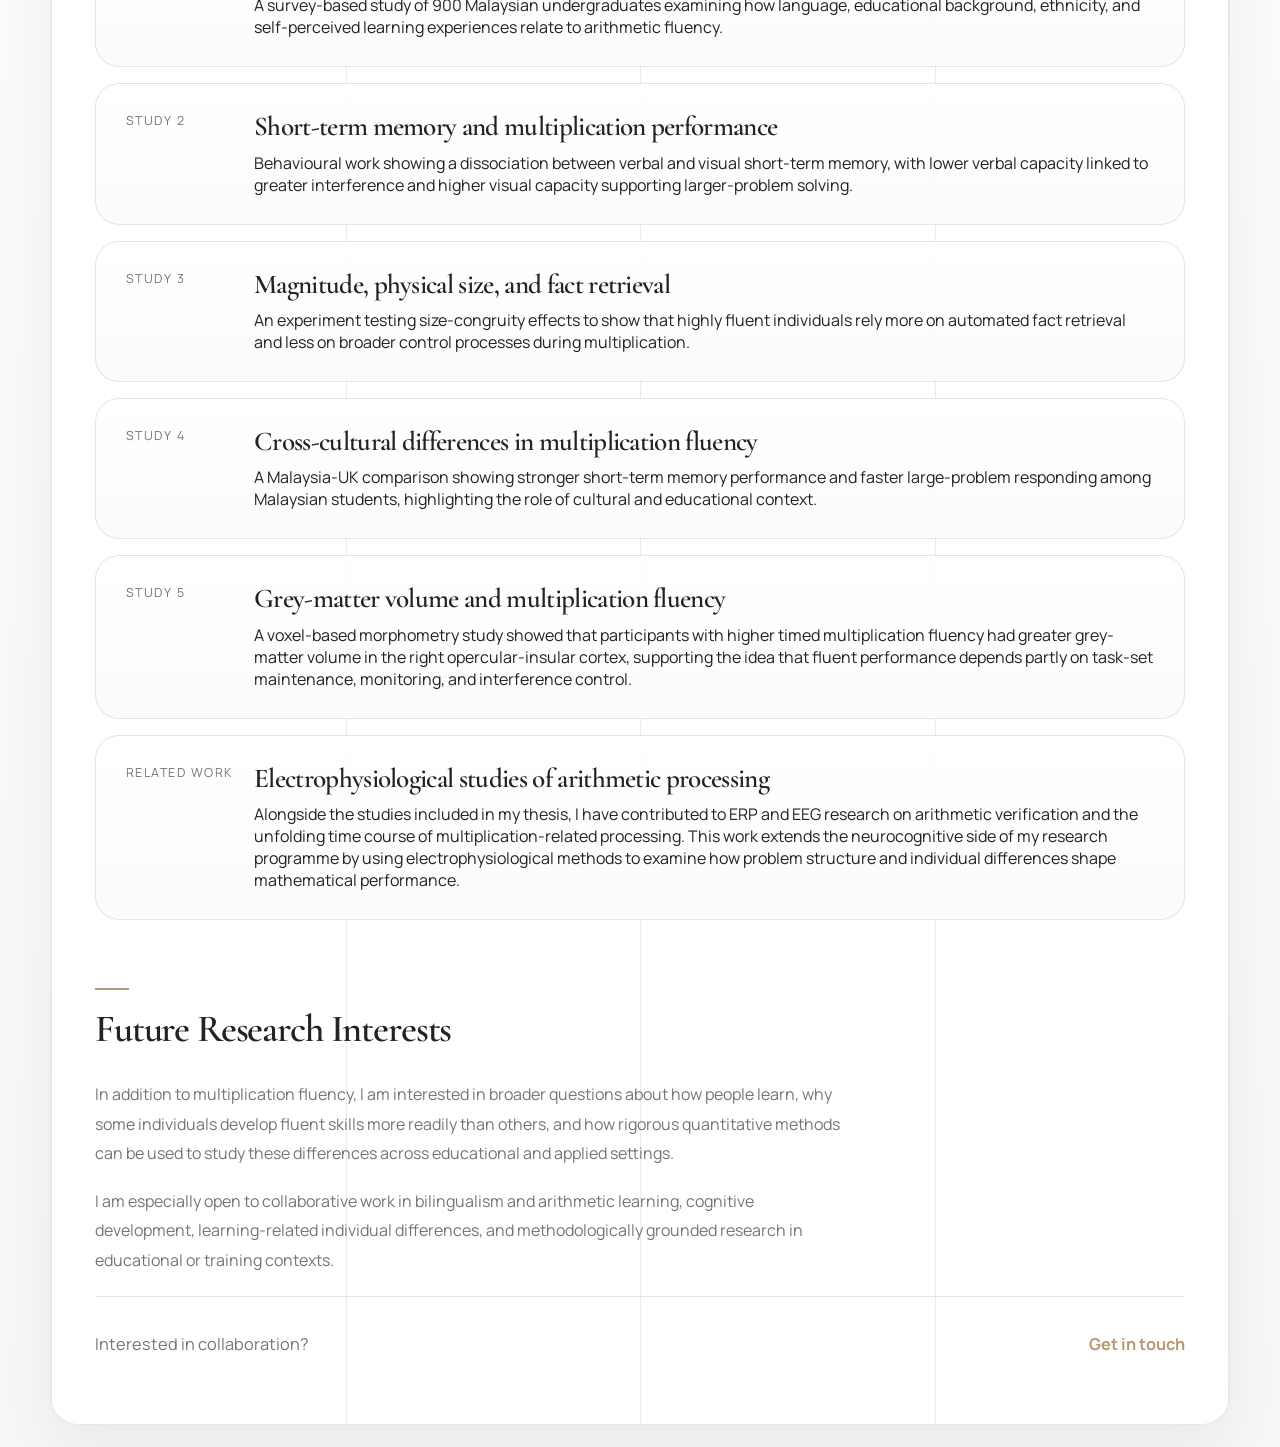
<file: research.html>
<!DOCTYPE html>
<html lang="en">
  <head>
    <meta charset="UTF-8" />
    <meta name="viewport" content="width=device-width, initial-scale=1.0" />
    <title>Research | Dr. Mei Ling Soh</title>
    <meta
      name="description"
      content="Research themes, methods, and current directions in the work of Dr. Mei Ling Soh."
    />
    <link rel="preconnect" href="https://fonts.googleapis.com" />
    <link rel="preconnect" href="https://fonts.gstatic.com" crossorigin />
    <link
      href="https://fonts.googleapis.com/css2?family=Cormorant+Garamond:wght@400;500;600;700&family=Manrope:wght@400;500;600;700&display=swap"
      rel="stylesheet"
    />
    <link rel="stylesheet" href="styles.css" />
    <!-- Google tag (gtag.js) -->
<script async src="https://www.googletagmanager.com/gtag/js?id=G-ZPG5RMJ80Q"></script>
<script>
  window.dataLayer = window.dataLayer || [];
  function gtag(){dataLayer.push(arguments);}
  gtag('js', new Date());

  gtag('config', 'G-ZPG5RMJ80Q');
</script>
  </head>
  <body>
    <div class="page-shell">
      <div class="grid-lines" aria-hidden="true">
        <span></span>
        <span></span>
        <span></span>
        <span></span>
      </div>

      <header class="site-header">
        <a class="brand" href="index.html">Mei Ling Soh</a>
        <button class="menu-toggle" type="button" aria-expanded="false" aria-controls="site-nav" aria-label="Open navigation">
          <span></span>
          <span></span>
          <span></span>
        </button>
        <nav class="site-nav" id="site-nav">
          <a href="index.html">Home</a>
          <a href="about.html">About</a>
          <a href="research.html" aria-current="page">Research</a>
          <a href="publications.html">Publications</a>
          <a href="news.html">News</a>
          <a href="contact.html">Contact</a>
        </nav>
      </header>

      <main>
        <section class="page-hero page-hero-compact">
          <p class="eyebrow">Research</p>
          <h1>Arithmetic fluency across<br class="hero-break" /> memory, learning, and the brain.</h1>
          <p class="lead">
            My research examines why some people are more fluent in simple multiplication than others, and how
            behavioural performance reflects deeper cognitive and neurobiological processes.
          </p>
        </section>

        <section class="section">
          <div class="section-heading">
            <div class="accent-line"></div>
            <h2>Research Overview</h2>
          </div>
          <div class="narrative-block">
            <p>
              My doctoral research explored single-digit multiplication fluency through a connected series of
              sociodemographic, cognitive, and neural investigations. The broader goal was to understand this
              foundational arithmetic skill more holistically in young adults, especially within the Malaysian context.
            </p>
            <p>
              Across the thesis, I examined how demographic background, short-term memory, interference, cultural
              context, and neural recruitment each contribute to fluent performance. Taken together, these studies
              support the view that arithmetic fluency reflects an interaction between learning history, cognitive
              resources, and the efficiency of retrieval-related mechanisms.
            </p>
          </div>
        </section>

        <section class="section">
          <div class="section-heading">
            <div class="accent-line"></div>
            <h2>Research Themes</h2>
          </div>
          <div class="card-grid">
            <article class="info-card">
              <span class="card-number">01</span>
              <h3>Multiplication Fluency</h3>
              <p>
                I investigate single-digit multiplication fluency as a rich case for understanding automaticity,
                retrieval, interference, and individual differences in arithmetic skill.
              </p>
            </article>
            <article class="info-card">
              <span class="card-number">02</span>
              <h3>Memory and Magnitude</h3>
              <p>
                A major strand of my work studies how verbal and visual short-term memory, as well as magnitude
                processing, shape multiplication performance in different learner populations.
              </p>
            </article>
            <article class="info-card">
              <span class="card-number">03</span>
              <h3>Brain and Behaviour</h3>
              <p>
                I use neuroimaging and electrophysiological methods to relate arithmetic fluency to neural structure,
                conflict processing, and brain-behaviour relationships.
              </p>
            </article>
          </div>
        </section>

        <section class="section">
          <div class="section-heading">
            <div class="accent-line"></div>
            <h2>Selected Studies</h2>
          </div>
          <div class="study-list">
            <article class="study-item">
              <p class="publication-year">Study 1</p>
              <div>
                <h3>Demographic predictors of multiplication fluency</h3>
                <p>
                  A survey-based study of 900 Malaysian undergraduates examining how language, educational
                  background, ethnicity, and self-perceived learning experiences relate to arithmetic fluency.
                </p>
              </div>
            </article>
            <article class="study-item">
              <p class="publication-year">Study 2</p>
              <div>
                <h3>Short-term memory and multiplication performance</h3>
                <p>
                  Behavioural work showing a dissociation between verbal and visual short-term memory, with lower
                  verbal capacity linked to greater interference and higher visual capacity supporting larger-problem solving.
                </p>
              </div>
            </article>
            <article class="study-item">
              <p class="publication-year">Study 3</p>
              <div>
                <h3>Magnitude, physical size, and fact retrieval</h3>
                <p>
                  An experiment testing size-congruity effects to show that highly fluent individuals rely more on
                  automated fact retrieval and less on broader control processes during multiplication.
                </p>
              </div>
            </article>
            <article class="study-item">
              <p class="publication-year">Study 4</p>
              <div>
                <h3>Cross-cultural differences in multiplication fluency</h3>
                <p>
                  A Malaysia-UK comparison showing stronger short-term memory performance and faster large-problem
                  responding among Malaysian students, highlighting the role of cultural and educational context.
                </p>
              </div>
            </article>
            <article class="study-item">
              <p class="publication-year">Study 5</p>
              <div>
                <h3>Grey-matter volume and multiplication fluency</h3>
                <p>
                  A voxel-based morphometry study showed that participants with higher timed multiplication fluency
                  had greater grey-matter volume in the right opercular-insular cortex, supporting the idea that
                  fluent performance depends partly on task-set maintenance, monitoring, and interference control.
                </p>
              </div>
            </article>
            <article class="study-item">
              <p class="publication-year">Related Work</p>
              <div>
                <h3>Electrophysiological studies of arithmetic processing</h3>
                <p>
                  Alongside the studies included in my thesis, I have contributed to ERP and EEG research on
                  arithmetic verification and the unfolding time course of multiplication-related processing. This
                  work extends the neurocognitive side of my research programme by using electrophysiological methods
                  to examine how problem structure and individual differences shape mathematical performance.
                </p>
              </div>
            </article>
          </div>
        </section>

        <section class="section">
          <div class="section-heading">
            <div class="accent-line"></div>
            <h2>Future Research Interests</h2>
          </div>
          <div class="narrative-block">
            <p>
              In addition to multiplication fluency, I am interested in broader questions about how people learn,
              why some individuals develop fluent skills more readily than others, and how rigorous quantitative
              methods can be used to study these differences across educational and applied settings.
            </p>
            <p>
              I am especially open to collaborative work in bilingualism and arithmetic learning, cognitive
              development, learning-related individual differences, and methodologically grounded research in
              educational or training contexts.
            </p>
          </div>
        </section>
      </main>

      <footer class="site-footer">
        <p>Interested in collaboration?</p>
        <p><a href="contact.html">Get in touch</a></p>
      </footer>
    </div>

    <script src="script.js"></script>
  </body>
</html>
</file>
<file: styles.css>
:root {
  --bg: #f7f8f6;
  --panel: rgba(255, 255, 255, 0.94);
  --panel-strong: rgba(255, 255, 255, 0.98);
  --line: rgba(77, 86, 89, 0.12);
  --text: #1f2322;
  --muted: #6f7876;
  --accent: #b99671;
  --accent-soft: #dde5e1;
  --steel: #bcc6c8;
  --shadow: 0 24px 60px rgba(128, 138, 142, 0.12);
}

* {
  box-sizing: border-box;
}

html {
  scroll-behavior: smooth;
}

body {
  margin: 0;
  min-height: 100vh;
  font-family: "Manrope", sans-serif;
  color: var(--text);
  background:
    linear-gradient(180deg, #ffffff 0%, var(--bg) 100%);
}

@keyframes rise-in {
  from {
    opacity: 0;
    transform: translateY(24px);
  }

  to {
    opacity: 1;
    transform: translateY(0);
  }
}

a {
  color: inherit;
  text-decoration: none;
}

button {
  font: inherit;
}

.page-shell {
  position: relative;
  width: min(1180px, calc(100% - 32px));
  margin: 22px auto;
  padding: 0 44px 64px;
  background: var(--panel);
  backdrop-filter: blur(10px);
  border: 1px solid rgba(188, 198, 200, 0.42);
  border-radius: 28px;
  box-shadow: var(--shadow);
  overflow: clip;
}

.grid-lines {
  position: absolute;
  inset: 0;
  display: grid;
  grid-template-columns: repeat(4, 1fr);
  pointer-events: none;
}

.grid-lines span {
  border-left: 1px solid var(--line);
}

.grid-lines span:last-child {
  border-right: 1px solid var(--line);
}

.site-header {
  position: relative;
  z-index: 2;
  display: flex;
  align-items: center;
  justify-content: space-between;
  gap: 24px;
  padding: 30px 0 22px;
  animation: rise-in 700ms ease both;
}

.brand {
  font-size: 1.32rem;
  font-weight: 700;
  letter-spacing: -0.03em;
}

.brand::after {
  content: ".";
  color: var(--accent);
}

.site-nav {
  display: flex;
  gap: 22px;
  align-items: center;
}

.site-nav a {
  color: var(--muted);
  font-size: 0.92rem;
  letter-spacing: 0.03em;
}

.site-nav a[aria-current="page"],
.site-nav a:hover,
.site-nav a:focus-visible {
  color: var(--text);
}

.menu-toggle {
  display: none;
  flex-direction: column;
  gap: 4px;
  width: 44px;
  height: 44px;
  padding: 0;
  border: 0;
  background: transparent;
  cursor: pointer;
}

.menu-toggle span {
  display: block;
  width: 20px;
  height: 2px;
  margin: 0 auto;
  background: var(--text);
}

.hero,
.page-hero,
.section,
.site-footer {
  position: relative;
  z-index: 1;
  animation: rise-in 900ms ease both;
}

.hero {
  display: grid;
  grid-template-columns: 1.1fr 0.9fr;
  gap: 48px;
  align-items: center;
  padding: 44px 0 84px;
}

.hero-single {
  grid-template-columns: minmax(0, 1.5fr) minmax(260px, 0.62fr);
  gap: 56px;
  align-items: end;
  padding-bottom: 40px;
}

.page-hero {
  max-width: 860px;
  padding: 52px 0 56px;
}

.page-hero-compact {
  max-width: 980px;
  padding-bottom: 44px;
}

.hero-copy-single {
  max-width: 100%;
}

.eyebrow,
.slide-meta,
.publication-year,
.mini-item span,
.timeline-item span {
  color: var(--muted);
  text-transform: uppercase;
  letter-spacing: 0.12em;
  font-size: 0.78rem;
}

.hero h1,
.page-hero h1 {
  margin: 18px 0 16px;
  font-family: "Cormorant Garamond", serif;
  font-size: clamp(2.7rem, 5.2vw, 4.4rem);
  line-height: 1;
  letter-spacing: -0.04em;
  font-weight: 600;
}

.hero h1 {
  max-width: 11ch;
}

.page-hero h1 {
  max-width: 16ch;
}

.hero-copy-single h1 {
  max-width: 11ch;
}

.page-hero.page-hero-compact h1 {
  max-width: 22ch;
  font-size: clamp(1.95rem, 2.6vw, 2.75rem);
  line-height: 1.08;
}

.page-hero.page-hero-compact .lead {
  max-width: 62ch;
}

.hero-single .hero-copy-single h1 {
  max-width: 18ch;
  font-size: clamp(2.3rem, 3.2vw, 3.55rem);
  line-height: 1.06;
}

.hero-break {
  display: block;
}

.hero-copy-single .lead {
  max-width: 60ch;
}

.lead,
.section-copy,
.intro-grid p,
.info-card p,
.publication-item p,
.contact-grid p,
.side-note p,
.site-footer p,
.timeline-item p {
  color: var(--muted);
  line-height: 1.9;
  font-size: 1.02rem;
}

.hero-actions,
.slider-controls {
  display: flex;
  gap: 14px;
  align-items: center;
}

.hero-supporting-copy {
  max-width: 58ch;
  margin: 18px 0 0;
  color: var(--muted);
  line-height: 1.85;
}

.hero-aside {
  display: grid;
  gap: 14px;
  align-self: stretch;
  padding-bottom: 8px;
}

.hero-aside-card {
  position: relative;
  padding: 20px 22px;
  background: linear-gradient(180deg, rgba(255, 255, 255, 0.82), rgba(246, 248, 247, 0.94));
  border: 1px solid rgba(188, 198, 200, 0.42);
  border-radius: 20px;
}

.hero-aside-card::before {
  content: "";
  position: absolute;
  top: 18px;
  left: 22px;
  width: 26px;
  height: 2px;
  background: var(--accent);
}

.hero-aside-label {
  margin: 0 0 14px;
  padding-top: 10px;
  color: var(--muted);
  text-transform: uppercase;
  letter-spacing: 0.16em;
  font-size: 0.68rem;
}

.hero-aside-value {
  margin: 0;
  color: var(--text);
  font-family: "Cormorant Garamond", serif;
  font-size: 1.5rem;
  line-height: 1.08;
  letter-spacing: -0.025em;
}

.hero-aside-copy {
  margin: 8px 0 0;
  color: var(--muted);
  line-height: 1.7;
  font-size: 0.92rem;
}

.hero-actions {
  margin-top: 32px;
  flex-wrap: wrap;
}

.button {
  display: inline-flex;
  align-items: center;
  justify-content: center;
  min-height: 50px;
  padding: 0 24px;
  border: 1px solid transparent;
  border-radius: 999px;
  transition: transform 180ms ease, border-color 180ms ease, background-color 180ms ease, color 180ms ease, box-shadow 180ms ease;
}

.button:hover,
.button:focus-visible,
.slider-button:hover,
.slider-button:focus-visible {
  transform: translateY(-1px);
}

.button.primary {
  background: linear-gradient(180deg, #2f3738 0%, #232829 100%);
  color: #f8f8f6;
  box-shadow: 0 12px 28px rgba(47, 55, 56, 0.14);
}

.button.secondary {
  border-color: rgba(188, 198, 200, 0.58);
  background: var(--panel-strong);
  color: var(--text);
}

.button.secondary:hover,
.button.secondary:focus-visible {
  background: var(--accent-soft);
}

.slider-controls {
  margin-top: 36px;
}

.slider-button {
  width: 52px;
  height: 52px;
  border: 1px solid rgba(188, 198, 200, 0.7);
  border-radius: 50%;
  background: var(--panel-strong);
  color: var(--accent);
  cursor: pointer;
}

.hero-card {
  display: grid;
  gap: 28px;
  align-items: end;
}

.portrait-frame {
  position: relative;
  width: min(100%, 420px);
  aspect-ratio: 4 / 5;
  margin-left: auto;
}

.portrait-glow {
  position: absolute;
  inset: 12% 10% auto auto;
  width: 64%;
  height: 64%;
  background: linear-gradient(180deg, rgba(185, 150, 113, 0.18), rgba(188, 198, 200, 0.04));
  filter: blur(28px);
}

.portrait-placeholder {
  position: absolute;
  inset: 0;
  display: grid;
  place-items: center;
  background:
    linear-gradient(160deg, rgba(255, 255, 255, 0.98), rgba(240, 243, 242, 0.96)),
    radial-gradient(circle at top, rgba(221, 229, 225, 0.68), transparent 34%);
  border: 1px solid rgba(188, 198, 200, 0.48);
  border-radius: 28px;
}

.portrait-placeholder::before {
  content: "";
  position: absolute;
  inset: 24px;
  border: 1px solid rgba(188, 198, 200, 0.46);
  border-radius: 20px;
}

.portrait-badge {
  position: relative;
  z-index: 1;
  padding: 16px 20px;
  border: 1px solid rgba(188, 198, 200, 0.5);
  border-radius: 999px;
  background: var(--panel-strong);
  font-family: "Cormorant Garamond", serif;
  font-size: 1.7rem;
}

.side-note {
  max-width: 280px;
}

.updates-banner {
  padding-top: 8px;
}

.banner-heading {
  margin-bottom: 18px;
}

.updates-shell {
  display: grid;
  grid-template-columns: auto minmax(0, 1fr) auto;
  gap: 16px;
  align-items: center;
}

.updates-track {
  display: grid;
  grid-auto-flow: column;
  grid-auto-columns: minmax(260px, 32%);
  gap: 16px;
  overflow-x: auto;
  padding: 4px 2px 10px;
  scroll-snap-type: x proximity;
  scrollbar-width: none;
}

.updates-track::-webkit-scrollbar {
  display: none;
}

.update-chip {
  min-height: 120px;
  padding: 22px 24px;
  background: linear-gradient(180deg, rgba(255, 255, 255, 0.92), rgba(247, 249, 248, 0.98));
  border: 1px solid rgba(188, 198, 200, 0.42);
  border-radius: 22px;
  scroll-snap-align: start;
}

.update-chip span {
  display: inline-block;
  margin-bottom: 10px;
  color: var(--accent);
  text-transform: uppercase;
  letter-spacing: 0.12em;
  font-size: 0.75rem;
}

.update-chip p {
  margin: 0;
  color: var(--text);
  line-height: 1.7;
}

.updates-button {
  flex-shrink: 0;
}

.accent-line {
  width: 34px;
  height: 2px;
  margin-bottom: 16px;
  background: var(--accent);
}

.side-note a,
.contact-links a,
.publication-item a,
.site-footer a {
  color: var(--accent);
  font-weight: 700;
}

.section {
  padding: 48px 0 20px;
}

.section-heading {
  margin-bottom: 28px;
}

.section-heading h2 {
  margin: 0;
  font-family: "Cormorant Garamond", serif;
  font-weight: 600;
  font-size: clamp(1.8rem, 3vw, 2.6rem);
  letter-spacing: -0.03em;
}

.narrative-block {
  display: grid;
  gap: 18px;
  max-width: 760px;
}

.narrative-block p,
.feature-summary,
.feature-meta,
.publication-card p {
  margin: 0;
  color: var(--muted);
  line-height: 1.85;
  font-size: 1rem;
}

.intro-grid,
.split-section,
.contact-grid,
.card-grid,
.editorial-columns {
  display: grid;
  gap: 24px;
}

.intro-grid {
  grid-template-columns: repeat(2, minmax(0, 1fr));
}

.split-section {
  grid-template-columns: repeat(2, minmax(0, 1fr));
  align-items: start;
}

.contact-grid {
  grid-template-columns: 1.1fr 0.9fr;
  align-items: start;
}

.card-grid {
  grid-template-columns: repeat(3, minmax(0, 1fr));
  gap: 20px;
}

.editorial-columns {
  grid-template-columns: repeat(2, minmax(0, 1fr));
  align-items: start;
}

.info-card,
.publication-item,
.mini-item,
.contact-links,
.timeline-item,
.study-item,
.publication-card,
.feature-publication {
  background: linear-gradient(180deg, rgba(255, 255, 255, 0.9), rgba(250, 251, 250, 0.96));
  border: 1px solid rgba(188, 198, 200, 0.42);
  border-radius: 24px;
}

.info-card {
  min-height: 240px;
  padding: 30px;
}

.card-number {
  display: inline-block;
  margin-bottom: 28px;
  color: var(--accent);
  font-size: 0.88rem;
  letter-spacing: 0.16em;
}

.info-card h3,
.publication-item h3 {
  margin: 0 0 10px;
  font-family: "Cormorant Garamond", serif;
  font-size: 1.75rem;
  font-weight: 600;
  line-height: 1.08;
}

.publication-list,
.mini-list,
.timeline,
.study-list,
.publication-feed {
  display: grid;
  gap: 16px;
}

.study-item {
  display: grid;
  grid-template-columns: 110px minmax(0, 1fr);
  gap: 18px;
  padding: 28px 30px;
}

.study-item h3,
.publication-card h3,
.feature-publication h2 {
  margin: 0 0 10px;
  font-family: "Cormorant Garamond", serif;
  font-weight: 600;
  line-height: 1.08;
  letter-spacing: -0.025em;
}

.study-item h3,
.publication-card h3 {
  font-size: 1.7rem;
}

.study-item p {
  margin: 0;
}

.feature-publication {
  padding: 34px 36px;
}

.editorial-feature {
  display: grid;
  grid-template-columns: minmax(240px, 0.58fr) minmax(0, 1fr);
  gap: 28px;
  align-items: stretch;
}

.feature-visual {
  display: grid;
  gap: 14px;
}

.feature-visual-kicker {
  margin: 0;
  color: var(--muted);
  text-transform: uppercase;
  letter-spacing: 0.14em;
  font-size: 0.74rem;
}

.feature-cover {
  display: grid;
  align-content: end;
  min-height: 100%;
  padding: 22px;
  background:
    linear-gradient(180deg, rgba(221, 229, 225, 0.82), rgba(247, 248, 246, 0.96)),
    radial-gradient(circle at top left, rgba(185, 150, 113, 0.24), transparent 36%);
  border: 1px solid rgba(188, 198, 200, 0.48);
  border-radius: 22px;
}

.feature-cover span,
.feature-cover p {
  margin: 0;
}

.feature-cover span {
  color: var(--muted);
  text-transform: uppercase;
  letter-spacing: 0.14em;
  font-size: 0.72rem;
}

.feature-cover strong {
  display: block;
  margin: 18px 0 12px;
  font-family: "Cormorant Garamond", serif;
  font-size: clamp(2.2rem, 4vw, 3.3rem);
  font-weight: 600;
  letter-spacing: -0.04em;
}

.feature-cover p {
  color: var(--text);
  line-height: 1.55;
  font-size: 1rem;
}

.feature-body {
  display: grid;
  align-content: start;
}

.publication-tag-row {
  display: flex;
  flex-wrap: wrap;
  gap: 10px;
  margin-bottom: 16px;
}

.publication-tag {
  display: inline-flex;
  align-items: center;
  min-height: 30px;
  padding: 0 12px;
  border-radius: 999px;
  background: rgba(221, 229, 225, 0.72);
  color: var(--text);
  font-size: 0.8rem;
  letter-spacing: 0.02em;
}

.publication-tag-muted {
  background: rgba(255, 255, 255, 0.92);
  border: 1px solid rgba(188, 198, 200, 0.5);
}

.feature-kicker,
.publication-card-meta {
  margin: 0 0 14px;
  color: var(--accent);
  text-transform: uppercase;
  letter-spacing: 0.14em;
  font-size: 0.76rem;
}

.feature-publication h2 {
  max-width: 28ch;
  font-size: clamp(1.75rem, 2.35vw, 2.45rem);
  line-height: 1.12;
}

.feature-summary {
  max-width: 66ch;
}

.feature-meta {
  margin-top: 18px;
}

.publication-feed {
  grid-template-columns: repeat(2, minmax(0, 1fr));
}

.publication-card {
  overflow: clip;
}

.publication-thumb {
  display: grid;
  align-content: end;
  min-height: 180px;
  padding: 18px 20px;
  border-bottom: 1px solid rgba(188, 198, 200, 0.42);
}

.publication-thumb span {
  display: inline-flex;
  width: fit-content;
  min-height: 28px;
  padding: 0 10px;
  align-items: center;
  border-radius: 999px;
  background: rgba(255, 255, 255, 0.88);
  color: var(--text);
  font-size: 0.78rem;
  letter-spacing: 0.04em;
}

.publication-thumb-demographic {
  background:
    linear-gradient(180deg, rgba(239, 243, 241, 0.92), rgba(250, 251, 250, 0.98)),
    radial-gradient(circle at top left, rgba(185, 150, 113, 0.22), transparent 36%);
}

.publication-thumb-language {
  background:
    linear-gradient(180deg, rgba(244, 247, 245, 0.96), rgba(252, 252, 251, 0.98)),
    radial-gradient(circle at right top, rgba(221, 229, 225, 0.8), transparent 30%);
}

.publication-thumb-conflict {
  background:
    linear-gradient(180deg, rgba(242, 245, 244, 0.96), rgba(249, 250, 248, 0.98)),
    linear-gradient(135deg, rgba(188, 198, 200, 0.2) 25%, transparent 25%);
  background-size: auto, 22px 22px;
}

.publication-thumb-neuro {
  background:
    linear-gradient(180deg, rgba(239, 242, 245, 0.92), rgba(249, 250, 251, 0.98)),
    radial-gradient(circle at center, rgba(185, 150, 113, 0.18), transparent 38%);
}

.publication-card-body {
  padding: 24px 26px 28px;
}

.publication-item {
  display: grid;
  grid-template-columns: 110px minmax(0, 1fr);
  gap: 18px;
  padding: 28px 30px;
}

.mini-item,
.timeline-item {
  padding: 24px 26px;
}

.mini-item p,
.timeline-item p {
  margin: 8px 0 0;
}

.contact-links {
  display: grid;
  gap: 14px;
  padding: 26px;
}

.site-footer {
  display: flex;
  justify-content: space-between;
  gap: 20px;
  padding-top: 32px;
  border-top: 1px solid rgba(188, 198, 200, 0.42);
}

.site-footer p {
  margin: 0;
}

@media (min-width: 981px) {
  .hero-single {
    padding-top: 56px;
    padding-bottom: 48px;
  }

  .hero-copy-single h1 {
    max-width: 18ch;
    font-size: clamp(2.3rem, 3.2vw, 3.55rem);
    line-height: 1.06;
  }
}

@media (max-width: 980px) {
  .page-shell {
    padding: 0 24px 44px;
  }

  .hero,
  .split-section,
  .contact-grid,
  .intro-grid,
  .card-grid,
  .editorial-columns,
  .publication-feed {
    grid-template-columns: 1fr;
  }

  .hero-single {
    gap: 28px;
  }

  .hero-copy-single h1,
  .hero-copy-single .lead,
  .hero-supporting-copy {
    max-width: 100%;
  }

  .updates-track {
    grid-auto-columns: minmax(280px, 70%);
  }

  .hero h1,
  .page-hero h1 {
    max-width: 14ch;
  }

  .hero-single .hero-copy-single h1,
  .page-hero.page-hero-compact h1 {
    max-width: 100%;
  }

  .editorial-feature {
    grid-template-columns: 1fr;
  }

  .portrait-frame {
    margin-left: 0;
  }
}

@media (max-width: 760px) {
  .grid-lines {
    grid-template-columns: repeat(2, 1fr);
  }

  .menu-toggle {
    display: flex;
  }

  .site-nav {
    position: absolute;
    top: calc(100% + 8px);
    right: 0;
    display: none;
    flex-direction: column;
    align-items: flex-start;
    min-width: 190px;
    padding: 18px;
    background: var(--panel-strong);
    border: 1px solid rgba(188, 198, 200, 0.5);
    border-radius: 22px;
    box-shadow: 0 18px 40px rgba(128, 138, 142, 0.12);
  }

  .site-nav.is-open {
    display: flex;
  }

  .hero,
  .page-hero {
    padding-top: 16px;
  }

  .hero-single {
    padding-bottom: 28px;
  }

  .updates-shell {
    grid-template-columns: 1fr;
  }

  .updates-button {
    display: none;
  }

  .updates-track {
    grid-auto-columns: 88%;
  }

  .hero h1,
  .page-hero h1 {
    font-size: clamp(2.5rem, 13vw, 3.5rem);
  }

  .hero-break {
    display: none;
  }

  .slider-controls,
  .site-footer {
    flex-wrap: wrap;
  }

  .publication-item {
    grid-template-columns: 1fr;
  }

  .study-item {
    grid-template-columns: 1fr;
  }
}

@media (prefers-reduced-motion: reduce) {
  html {
    scroll-behavior: auto;
  }

  *,
  *::before,
  *::after {
    animation: none !important;
    transition: none !important;
  }
}
</file>
